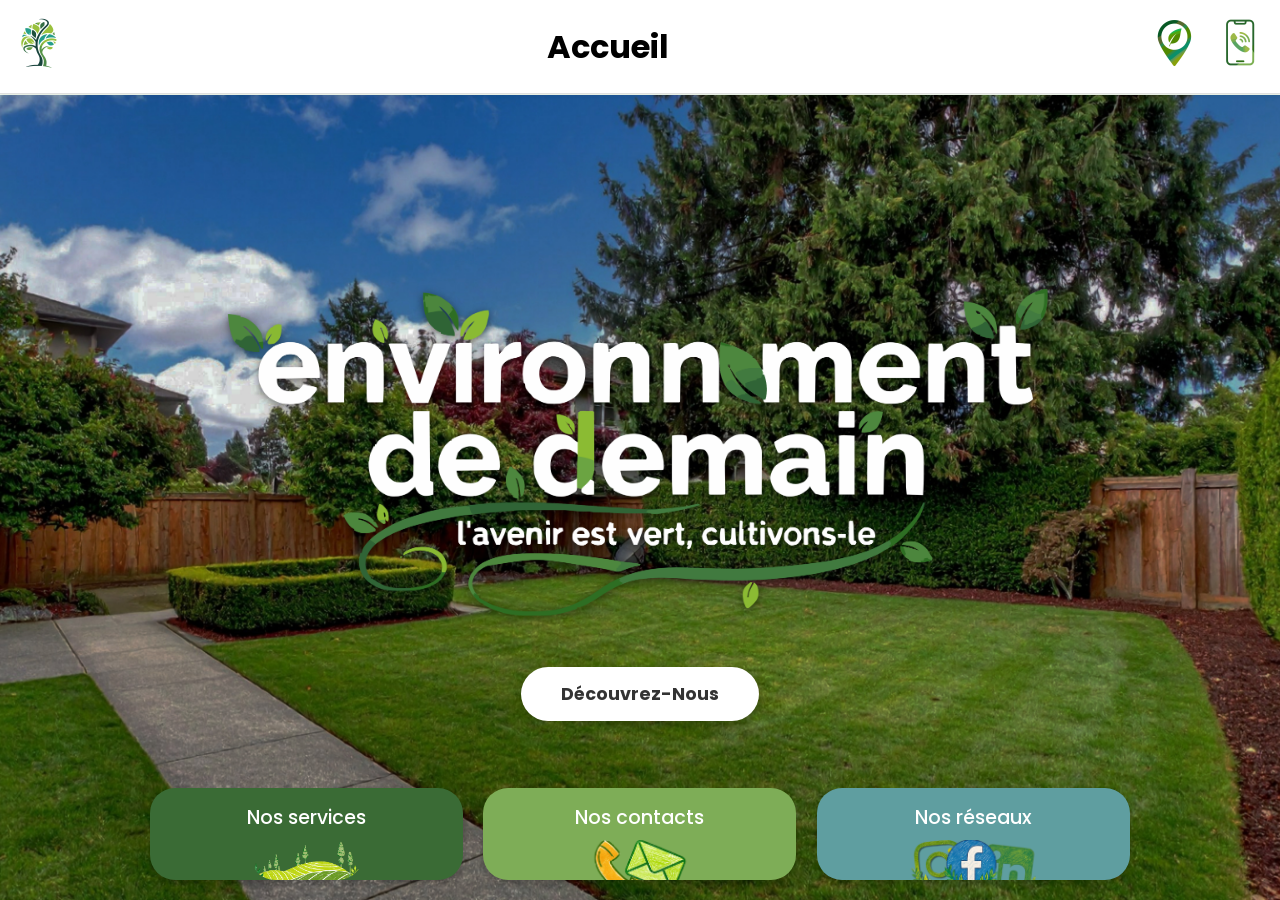
<file: index.html>
<!DOCTYPE html>
<html lang="fr">
<head>
    <meta charset="UTF-8">
    <meta name="viewport" content="width=device-width, initial-scale=1.0">
    
    <title>Environnement de Demain - Paysagiste par passion en Île-de-France</title>
    <meta name="description" content="Plus qu'un jardin, un espace de vie. Paysagiste en Île-de-France, nous concevons des aménagements extérieurs durables, esthétiques et respectueux de la biodiversité.">
    
    <link rel="preconnect" href="https://fonts.googleapis.com">
    <link rel="preconnect" href="https://fonts.gstatic.com" crossorigin>
    <link rel="dns-prefetch" href="https://fonts.googleapis.com">
    <link rel="stylesheet" href="index.css">
    <link href="https://fonts.googleapis.com/css2?family=Poppins:wght@500;700;800&display=swap" rel="stylesheet">
</head>
<body>

    <header>
        <div class="header-content">
            <div class="logo-icon">
                <img src="LogoPrincipal.png" alt="Logo" class="icon-img" loading="lazy">
            </div>
            <span style="font-size: 2em; font-weight: bold;">Accueil</span>
            <div class="header-icons">
                <a href="contact.html"><img src="Logolocalisation.png" alt="Localisation" class="icon-img" loading="lazy"></a>
                <a href="tel:+33787142862"><img src="logotelcontact.png" alt="Téléphone" class="icon-img" loading="lazy"></a>
            </div>
        </div>
    </header>

    <main class="hero-section">
        <div class="hero-content">
            <img src="Logotexte.png" alt="Logo Environnement de demain" class="hero-logo" loading="eager">
            <a href="about.html" class="cta-button">Découvrez-Nous</a>
        </div>
    </main>

<footer>
    <div class="footer-nav">
        <a href="services.html" class="nav-button btn-services">
            <span>Nos services</span>
            <img src="logoservice.png" alt="Icône Services" loading="lazy">
        </a>
        
        <a href="contact.html" class="nav-button btn-contacts">
            <span>Nos contacts</span>
            <img src="Logocontact.png" alt="Icône Contacts" loading="lazy">
        </a>
        
        <a href="networks.html" class="nav-button btn-reseaux">
            <span>Nos réseaux</span>
            <img src="Logoréseaux.png" alt="Icône Réseaux" loading="lazy">
        </a>
    </div>
</footer>

</body>
</html>
</file>
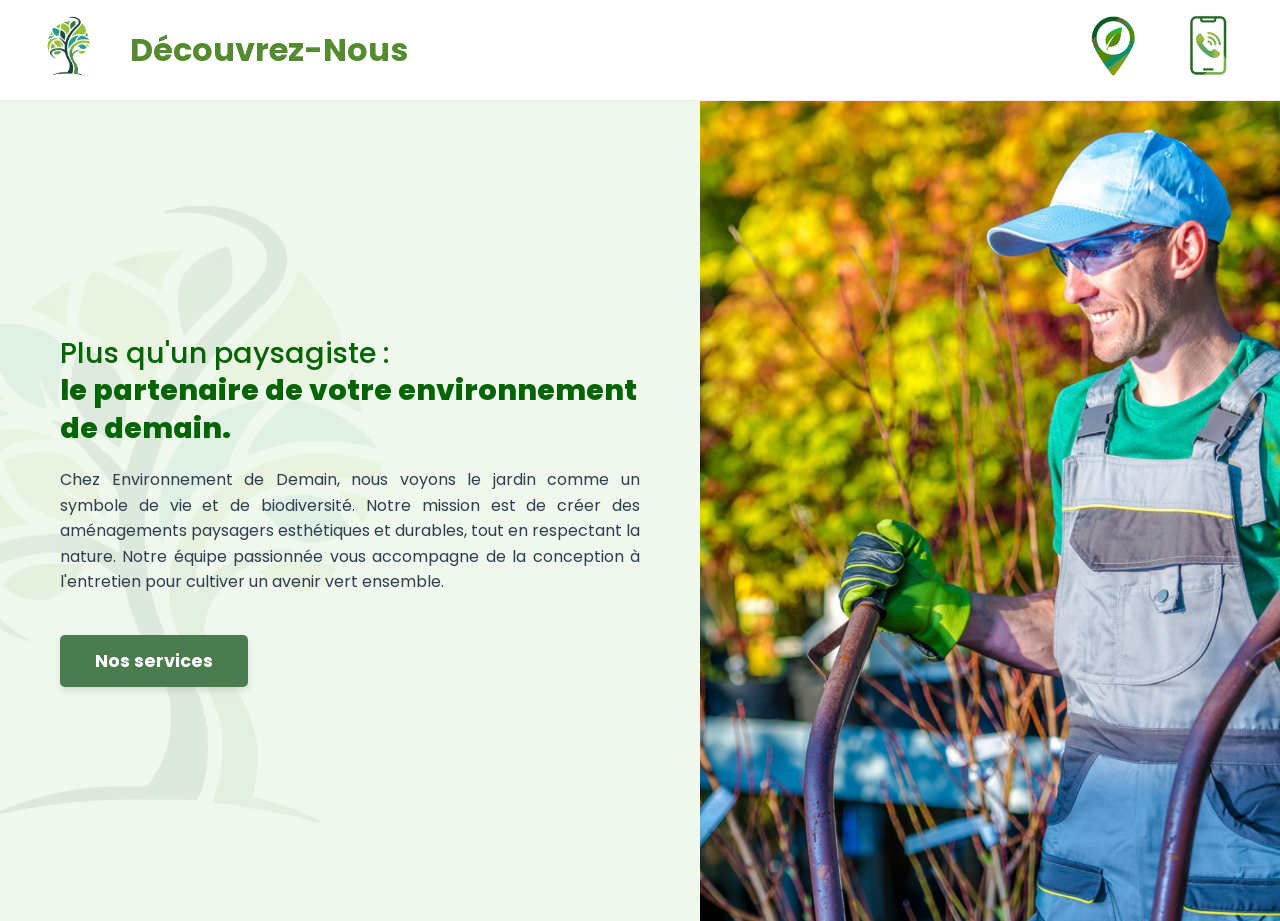
<file: about.html>
<!DOCTYPE html>
<html lang="fr">
<head>
    <meta charset="UTF-8">
    <meta name="viewport" content="width=device-width, initial-scale=1.0">
    <title>Environnement de Demain - Découvrez-Nous</title>
    <link rel="preconnect" href="https://fonts.googleapis.com">
    <link rel="preconnect" href="https://fonts.gstatic.com" crossorigin>
    <link rel="stylesheet" href="about.css">
    <link href="https://fonts.googleapis.com/css2?family=Poppins:wght@400;500;700;800&display=swap" rel="stylesheet">
</head>
<body>

    <header class="main-header">
        <div class="header-container">
            <div class="logo-box">
                <a href="index.html">
                    <img src="LogoPrincipal.png" alt="Logo Environnement de Demain" class="header-logo" loading="eager">
                </a>
            </div>
            
            <h1 class="page-title">Découvrez-Nous</h1>
            
            <a href="contact.html"><img src="Logolocalisation.png" alt="Localisation" class="icon-btn" loading="lazy"></a>
            <a href="tel:+33787142862"><img src="logotelcontact.png" alt="Téléphone" class="icon-btn" loading="lazy"></a>
        </div>
    </header>

    <main class="split-section">
        
        <div class="text-column watermark-container">
            <div class="content-wrapper">
                <h2>Plus qu'un paysagiste : <br>
                <span class="highlight">le partenaire de votre environnement de demain.</span></h2>
                
                <p>
                    Chez Environnement de Demain, nous voyons le jardin comme un symbole de vie et de biodiversité. Notre mission est de créer des aménagements paysagers esthétiques et durables, tout en respectant la nature. Notre équipe passionnée vous accompagne de la conception à l'entretien pour cultiver un avenir vert ensemble.
                </p>

                <a href="services.html" class="btn-primary">Nos services</a>
            </div>
        </div>

        <div class="image-column">
            <img src="ImagePierre.jpg" alt="Paysagiste au travail" loading="lazy">
        </div>

    </main>

</body>
</html>
</file>
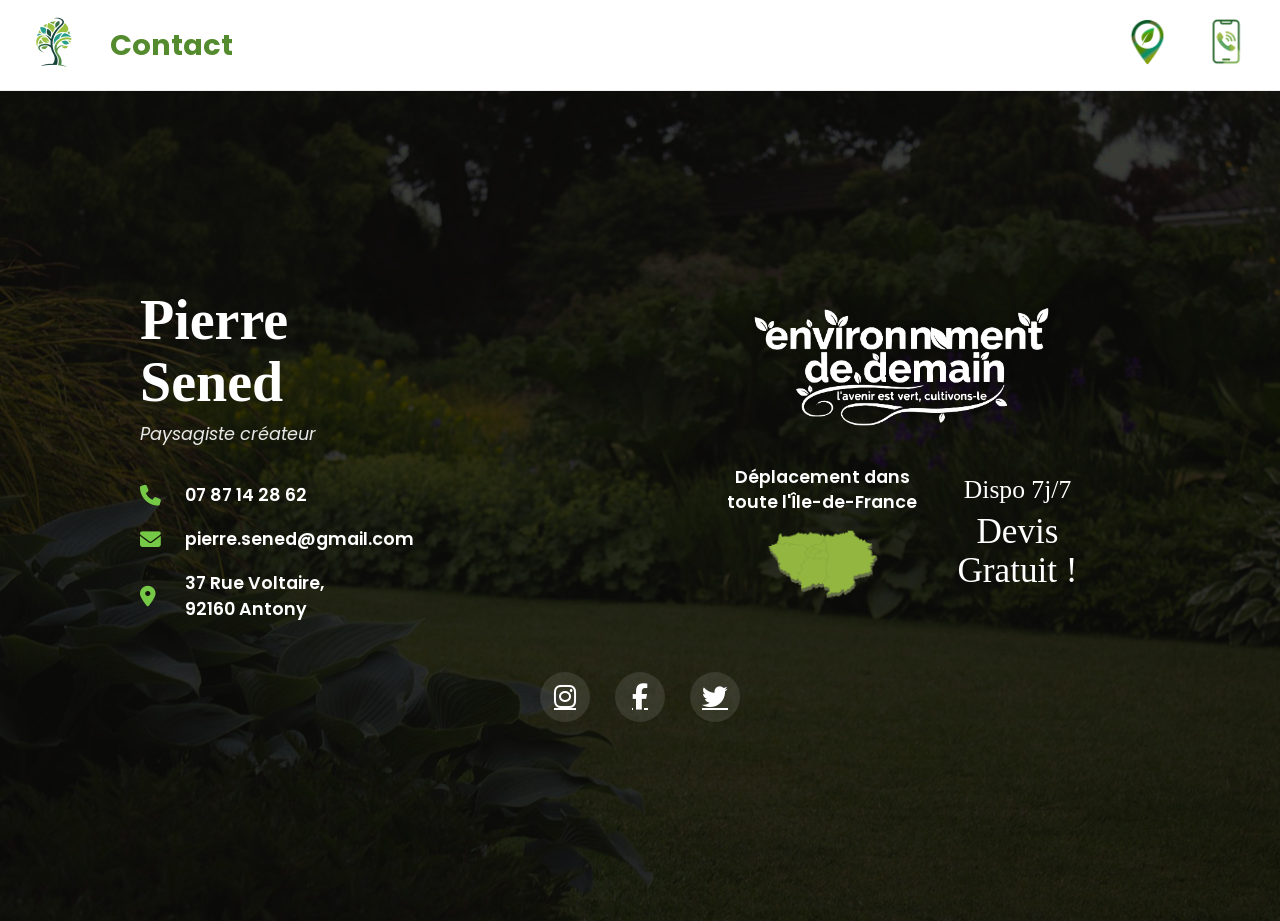
<file: contact.html>
<!DOCTYPE html>
<html lang="fr">
<head>
    <meta charset="UTF-8">
    <meta name="viewport" content="width=device-width, initial-scale=1.0">
    <title>Environnement de Demain - Contact</title>
    <link rel="preconnect" href="https://fonts.googleapis.com">
    <link rel="preconnect" href="https://fonts.gstatic.com" crossorigin>
    <link rel="preconnect" href="https://cdnjs.cloudflare.com">
    <link rel="stylesheet" href="contact.css">
    <link rel="stylesheet" href="https://cdnjs.cloudflare.com/ajax/libs/font-awesome/6.4.0/css/all.min.css">
    <link href="https://fonts.googleapis.com/css2?family=Poppins:wght@400;600;700&family=Chewy&display=swap" rel="stylesheet">
</head>
<body>

    <header class="header-contact">
        <div class="header-content">
            <div class="logo-box">
                <a href="index.html" aria-label="Retour à l'accueil">
                    <img src="LogoPrincipal.png" alt="Logo" class="img-logo" loading="eager">
                </a>
            </div>

            <h1 class="main-title">Contact</h1>

            <a href="#" aria-label="Localisation"><img src="Logolocalisation.png" alt="Localisation" class="icon-top" loading="lazy"></a>
            <a href="tel:+33787142862" aria-label="Téléphone"><img src="logotelcontact.png" alt="Téléphone" class="icon-top" loading="lazy"></a>
        </div>
    </header>

    <main class="contact-hero">
        
        <div class="dark-overlay"></div>

        <div class="contact-container">
            
            <!-- Desktop version -->
            <div class="contact-info-left desktop-only">
                <h2 class="handwritten-name">Pierre <br> Sened</h2>
                <p class="job-title">Paysagiste créateur</p>

                <div class="info-list">
                    <div class="info-item">
                        <i class="fa-solid fa-phone icon-green"></i>
                        <span>07 87 14 28 62</span>
                    </div>
                    <div class="info-item">
                        <i class="fa-solid fa-envelope icon-green"></i>
                        <span>pierre.sened@gmail.com</span>
                    </div>
                    <div class="info-item">
                        <i class="fa-solid fa-location-dot icon-green"></i>
                        <span>37 Rue Voltaire,<br>92160 Antony</span>
                    </div>
                </div>
            </div>

            <!-- Mobile version - Tableau de contact -->
            <div class="contact-table mobile-only">
                <div class="table-header">
                    <h2 class="handwritten-name">Pierre Sened</h2>
                    <p class="job-title">Paysagiste créateur</p>
                </div>
                
                <div class="table-body">
                    <a href="tel:+33787142862" class="table-row">
                        <div class="row-icon">
                            <i class="fa-solid fa-phone"></i>
                        </div>
                        <div class="row-content">
                            <span class="row-label">Téléphone</span>
                            <span class="row-value">07 87 14 28 62</span>
                        </div>
                        <div class="row-arrow">
                            <i class="fa-solid fa-chevron-right"></i>
                        </div>
                    </a>
                    
                    <a href="mailto:pierre.sened@gmail.com" class="table-row">
                        <div class="row-icon">
                            <i class="fa-solid fa-envelope"></i>
                        </div>
                        <div class="row-content">
                            <span class="row-label">Email</span>
                            <span class="row-value">pierre.sened@gmail.com</span>
                        </div>
                        <div class="row-arrow">
                            <i class="fa-solid fa-chevron-right"></i>
                        </div>
                    </a>
                    
                    <div class="table-row no-link">
                        <div class="row-icon">
                            <i class="fa-solid fa-location-dot"></i>
                        </div>
                        <div class="row-content">
                            <span class="row-label">Adresse</span>
                            <span class="row-value">37 Rue Voltaire, 92160 Antony</span>
                        </div>
                    </div>
                </div>
                
                <div class="table-footer">
                    <div class="promo-badge">
                        <i class="fa-solid fa-calendar-check"></i>
                        <span>Dispo 7j/7</span>
                    </div>
                    <div class="promo-badge highlight">
                        <i class="fa-solid fa-gift"></i>
                        <span>Devis Gratuit</span>
                    </div>
                </div>
            </div>

            <div class="contact-branding-right">
                
                <div class="brand-logo-large">
                    <img src="Logotexte.png" alt="Environnement de Demain" class="logo-white-filter">
                </div>
                
                <div class="details-grid">
                    <div class="map-area">
                        <p>Déplacement dans <br>toute l'Île-de-France</p>
                        <img src="Iledefrancelogo.png" alt="Carte Ile de France" class="idf-map">
                    </div>
                    
                    <div class="promo-area desktop-only">
                        <p class="handwritten-promo">Dispo 7j/7</p>
                        <p class="handwritten-promo big">Devis <br> Gratuit !</p>
                    </div>
                </div>
            </div>

        </div>

        <div class="social-footer">
            <a href="#" aria-label="Instagram"><i class="fa-brands fa-instagram"></i></a>
            <a href="#" aria-label="Facebook"><i class="fa-brands fa-facebook-f"></i></a>
            <a href="#" aria-label="Twitter"><i class="fa-brands fa-twitter"></i></a>
        </div>

    </main>

</body>
</html>
</file>
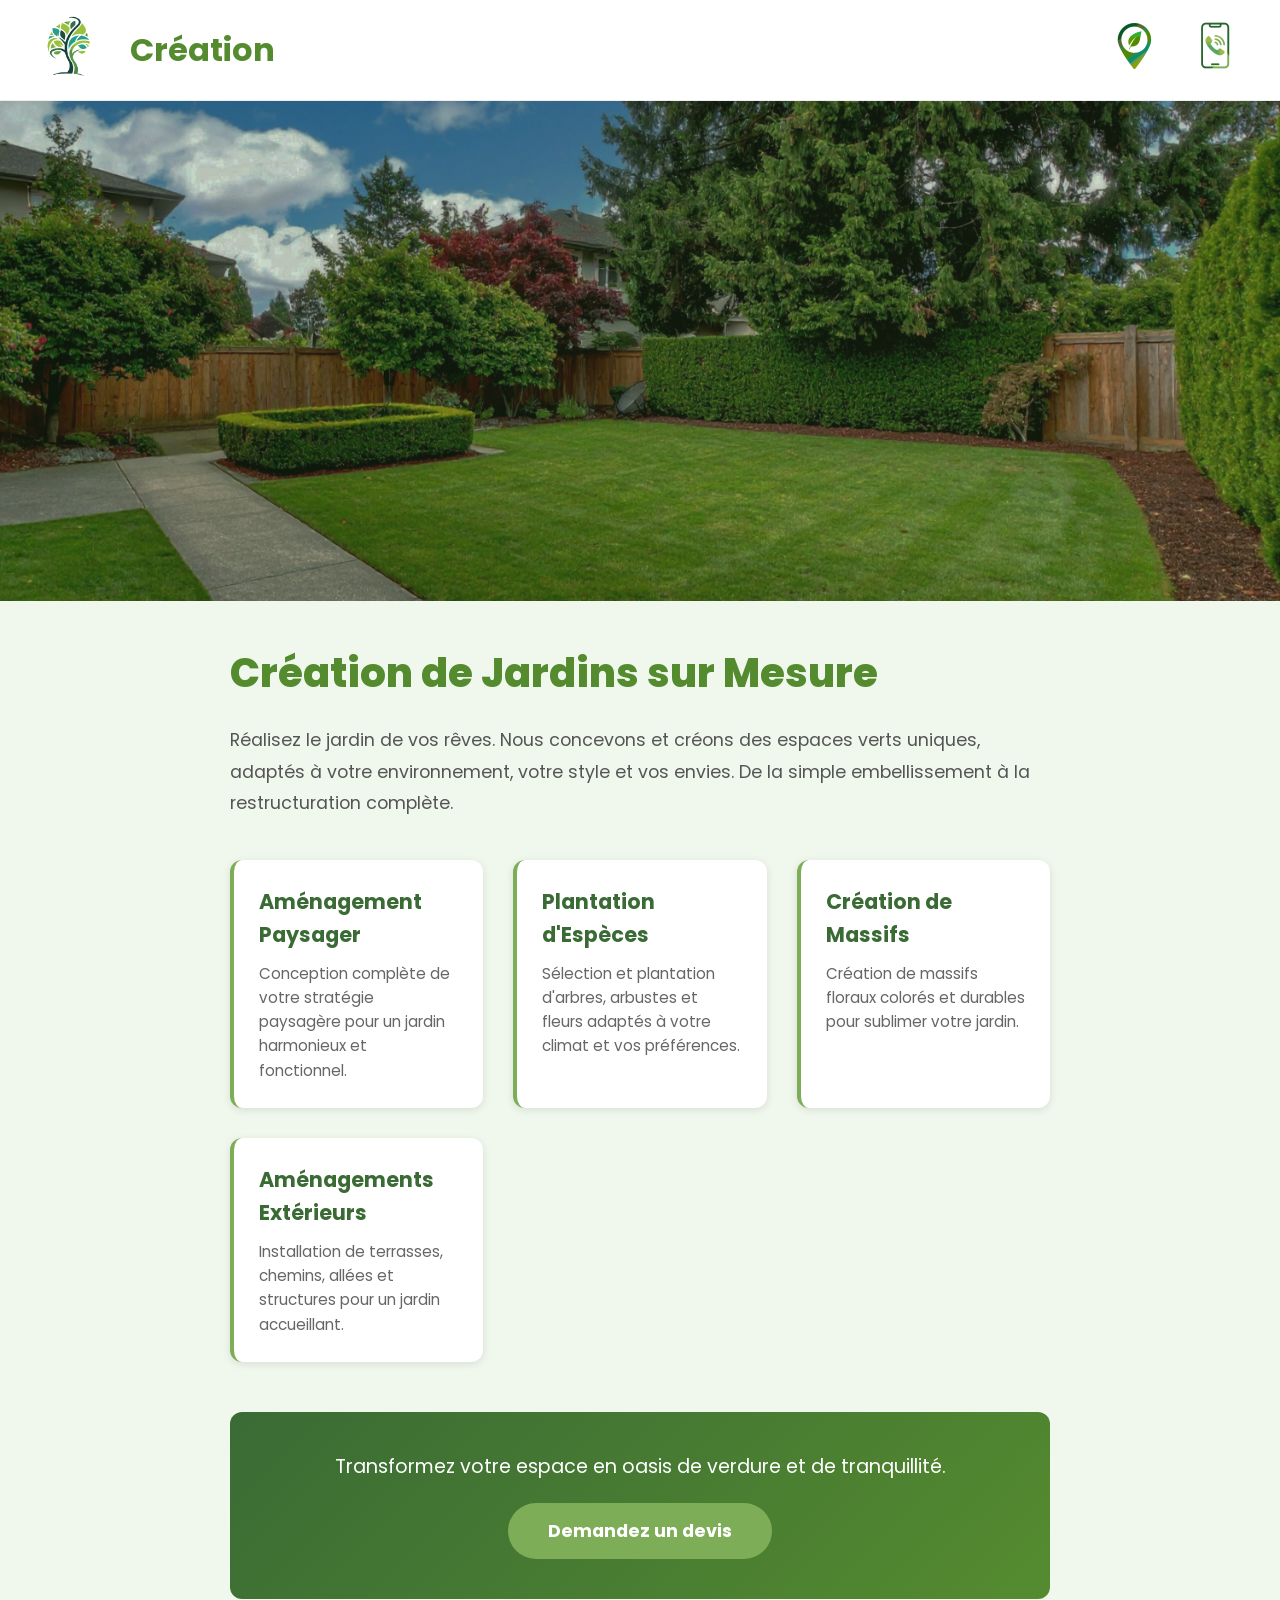
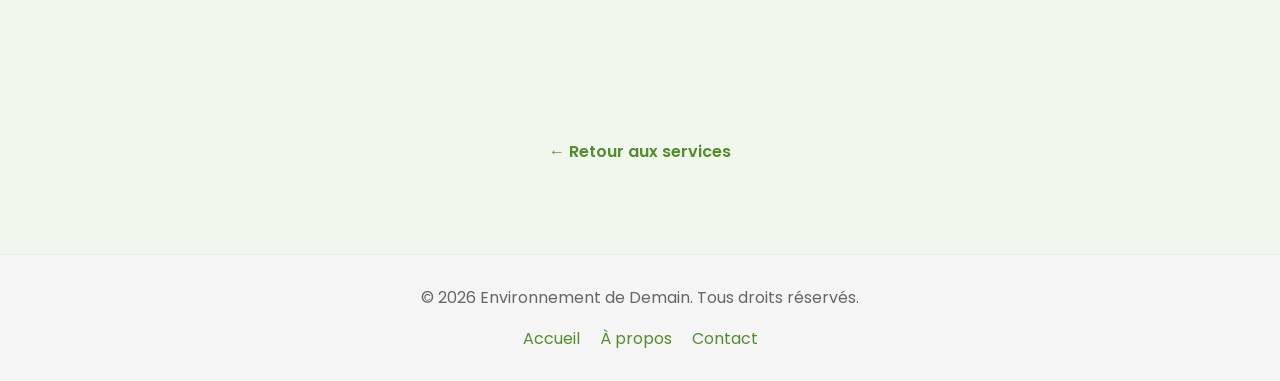
<file: creation.html>
<!DOCTYPE html>
<html lang="fr">
<head>
    <meta charset="UTF-8">
    <meta name="viewport" content="width=device-width, initial-scale=1.0">
    <title>Environnement de Demain - Service de Création</title>
    <link rel="preconnect" href="https://fonts.googleapis.com">
    <link rel="preconnect" href="https://fonts.gstatic.com" crossorigin>
    <link rel="stylesheet" href="creation.css">
    <link href="https://fonts.googleapis.com/css2?family=Poppins:wght@400;500;700;800&display=swap" rel="stylesheet">
</head>
<body>

    <header class="header-service">
        <div class="header-container">
            <div class="logo-box">
                <a href="index.html">
                    <img src="LogoPrincipal.png" alt="Logo Environnement de Demain" class="header-logo" loading="eager">
                </a>
            </div>
            
            <h1 class="page-title">Création</h1>
            
            <a href="contact.html"><img src="Logolocalisation.png" alt="Localisation" class="icon-btn" loading="lazy"></a>
            <a href="tel:+33787142862"><img src="logotelcontact.png" alt="Téléphone" class="icon-btn" loading="lazy"></a>
        </div>
    </header>

    <main class="service-main">
        
        <section class="service-hero">
            <img src="Imagejardin.jpg" alt="Service de Création" class="service-image" loading="lazy">
            <div class="image-overlay"></div>
        </section>

        <section class="service-content">
            <div class="content-wrapper">
                <h2>Création de Jardins sur Mesure</h2>
                
                <p>Réalisez le jardin de vos rêves. Nous concevons et créons des espaces verts uniques, adaptés à votre environnement, votre style et vos envies. De la simple embellissement à la restructuration complète.</p>

                <div class="services-list">
                    <div class="service-item">
                        <h3>Aménagement Paysager</h3>
                        <p>Conception complète de votre stratégie paysagère pour un jardin harmonieux et fonctionnel.</p>
                    </div>
                    <div class="service-item">
                        <h3>Plantation d'Espèces</h3>
                        <p>Sélection et plantation d'arbres, arbustes et fleurs adaptés à votre climat et vos préférences.</p>
                    </div>
                    <div class="service-item">
                        <h3>Création de Massifs</h3>
                        <p>Création de massifs floraux colorés et durables pour sublimer votre jardin.</p>
                    </div>
                    <div class="service-item">
                        <h3>Aménagements Extérieurs</h3>
                        <p>Installation de terrasses, chemins, allées et structures pour un jardin accueillant.</p>
                    </div>
                </div>

                <div class="cta-section">
                    <p>Transformez votre espace en oasis de verdure et de tranquillité.</p>
                    <a href="contact.html" class="btn-contact">Demandez un devis</a>
                </div>
            </div>
        </section>

        <section class="back-to-services">
            <a href="services.html" class="back-link">← Retour aux services</a>
        </section>

    </main>

    <footer class="footer-service">
        <div class="footer-content">
            <p>&copy; 2026 Environnement de Demain. Tous droits réservés.</p>
            <div class="footer-links">
                <a href="index.html">Accueil</a>
                <a href="about.html">À propos</a>
                <a href="contact.html">Contact</a>
            </div>
        </div>
    </footer>

</body>
</html>
</file>
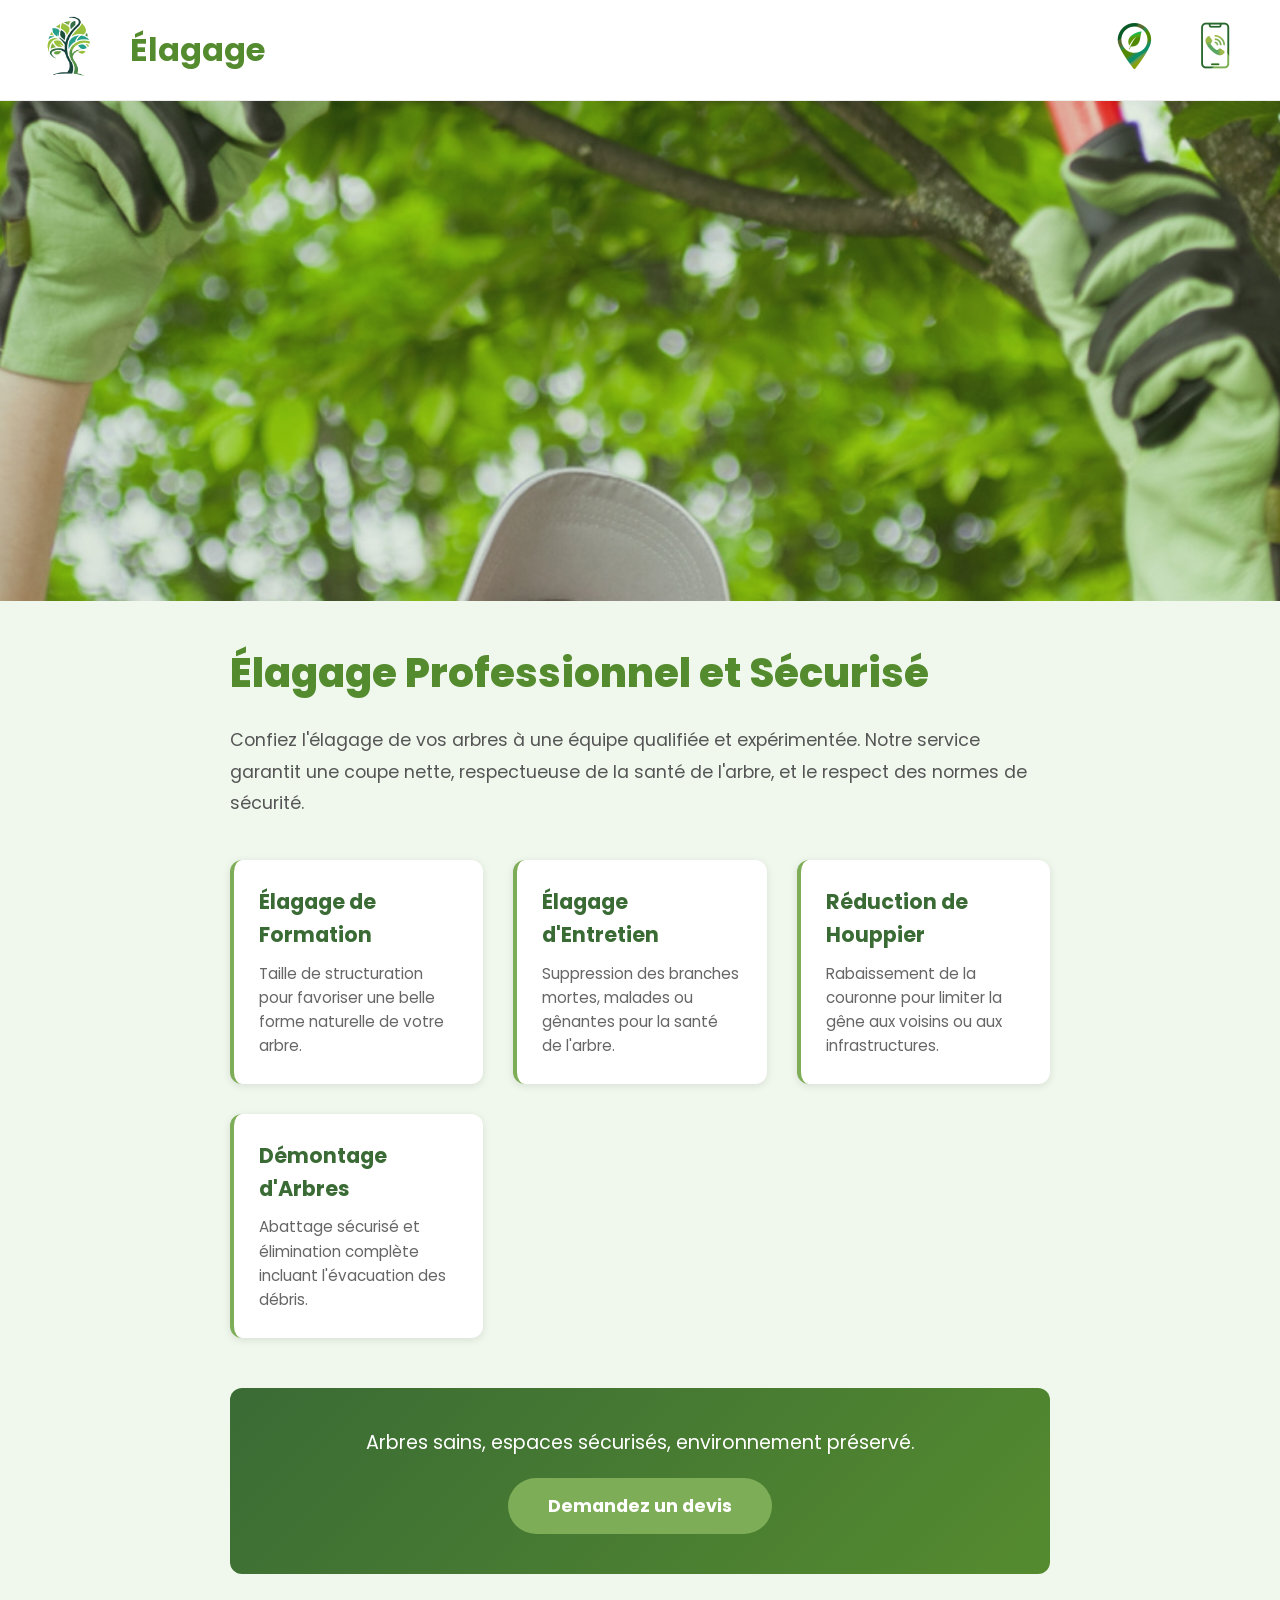
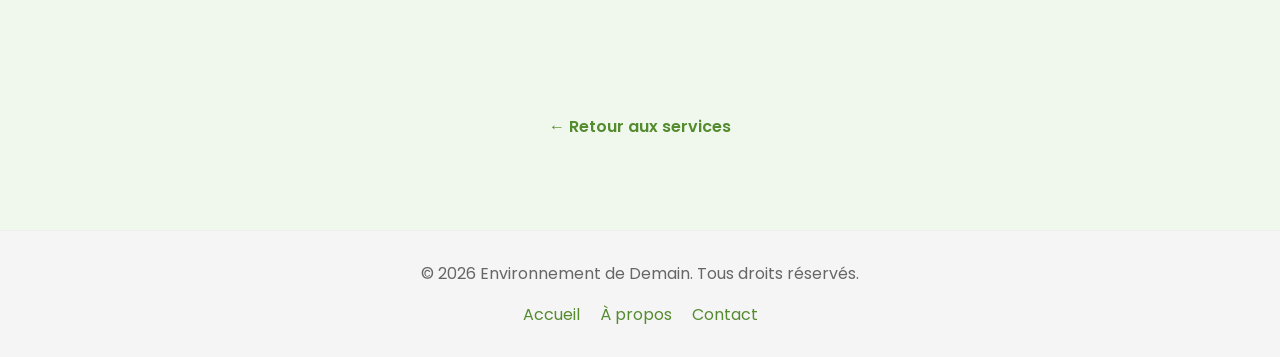
<file: elagage.html>
<!DOCTYPE html>
<html lang="fr">
<head>
    <meta charset="UTF-8">
    <meta name="viewport" content="width=device-width, initial-scale=1.0">
    <title>Environnement de Demain - Service d'Élagage</title>
    <link rel="preconnect" href="https://fonts.googleapis.com">
    <link rel="preconnect" href="https://fonts.gstatic.com" crossorigin>
    <link rel="stylesheet" href="elagage.css">
    <link href="https://fonts.googleapis.com/css2?family=Poppins:wght@400;500;700;800&display=swap" rel="stylesheet">
</head>
<body>

    <header class="header-service">
        <div class="header-container">
            <div class="logo-box">
                <a href="index.html">
                    <img src="LogoPrincipal.png" alt="Logo Environnement de Demain" class="header-logo" loading="eager">
                </a>
            </div>
            
            <h1 class="page-title">Élagage</h1>
            
            <a href="contact.html"><img src="Logolocalisation.png" alt="Localisation" class="icon-btn" loading="lazy"></a>
            <a href="tel:+33787142862"><img src="logotelcontact.png" alt="Téléphone" class="icon-btn" loading="lazy"></a>
        </div>
    </header>

    <main class="service-main">
        
        <section class="service-hero">
            <img src="ImageElagage.jpg" alt="Service d'Élagage" class="service-image" loading="lazy">
            <div class="image-overlay"></div>
        </section>

        <section class="service-content">
            <div class="content-wrapper">
                <h2>Élagage Professionnel et Sécurisé</h2>
                
                <p>Confiez l'élagage de vos arbres à une équipe qualifiée et expérimentée. Notre service garantit une coupe nette, respectueuse de la santé de l'arbre, et le respect des normes de sécurité.</p>

                <div class="services-list">
                    <div class="service-item">
                        <h3>Élagage de Formation</h3>
                        <p>Taille de structuration pour favoriser une belle forme naturelle de votre arbre.</p>
                    </div>
                    <div class="service-item">
                        <h3>Élagage d'Entretien</h3>
                        <p>Suppression des branches mortes, malades ou gênantes pour la santé de l'arbre.</p>
                    </div>
                    <div class="service-item">
                        <h3>Réduction de Houppier</h3>
                        <p>Rabaissement de la couronne pour limiter la gêne aux voisins ou aux infrastructures.</p>
                    </div>
                    <div class="service-item">
                        <h3>Démontage d'Arbres</h3>
                        <p>Abattage sécurisé et élimination complète incluant l'évacuation des débris.</p>
                    </div>
                </div>

                <div class="cta-section">
                    <p>Arbres sains, espaces sécurisés, environnement préservé.</p>
                    <a href="contact.html" class="btn-contact">Demandez un devis</a>
                </div>
            </div>
        </section>

        <section class="back-to-services">
            <a href="services.html" class="back-link">← Retour aux services</a>
        </section>

    </main>

    <footer class="footer-service">
        <div class="footer-content">
            <p>&copy; 2026 Environnement de Demain. Tous droits réservés.</p>
            <div class="footer-links">
                <a href="index.html">Accueil</a>
                <a href="about.html">À propos</a>
                <a href="contact.html">Contact</a>
            </div>
        </div>
    </footer>

</body>
</html>
</file>
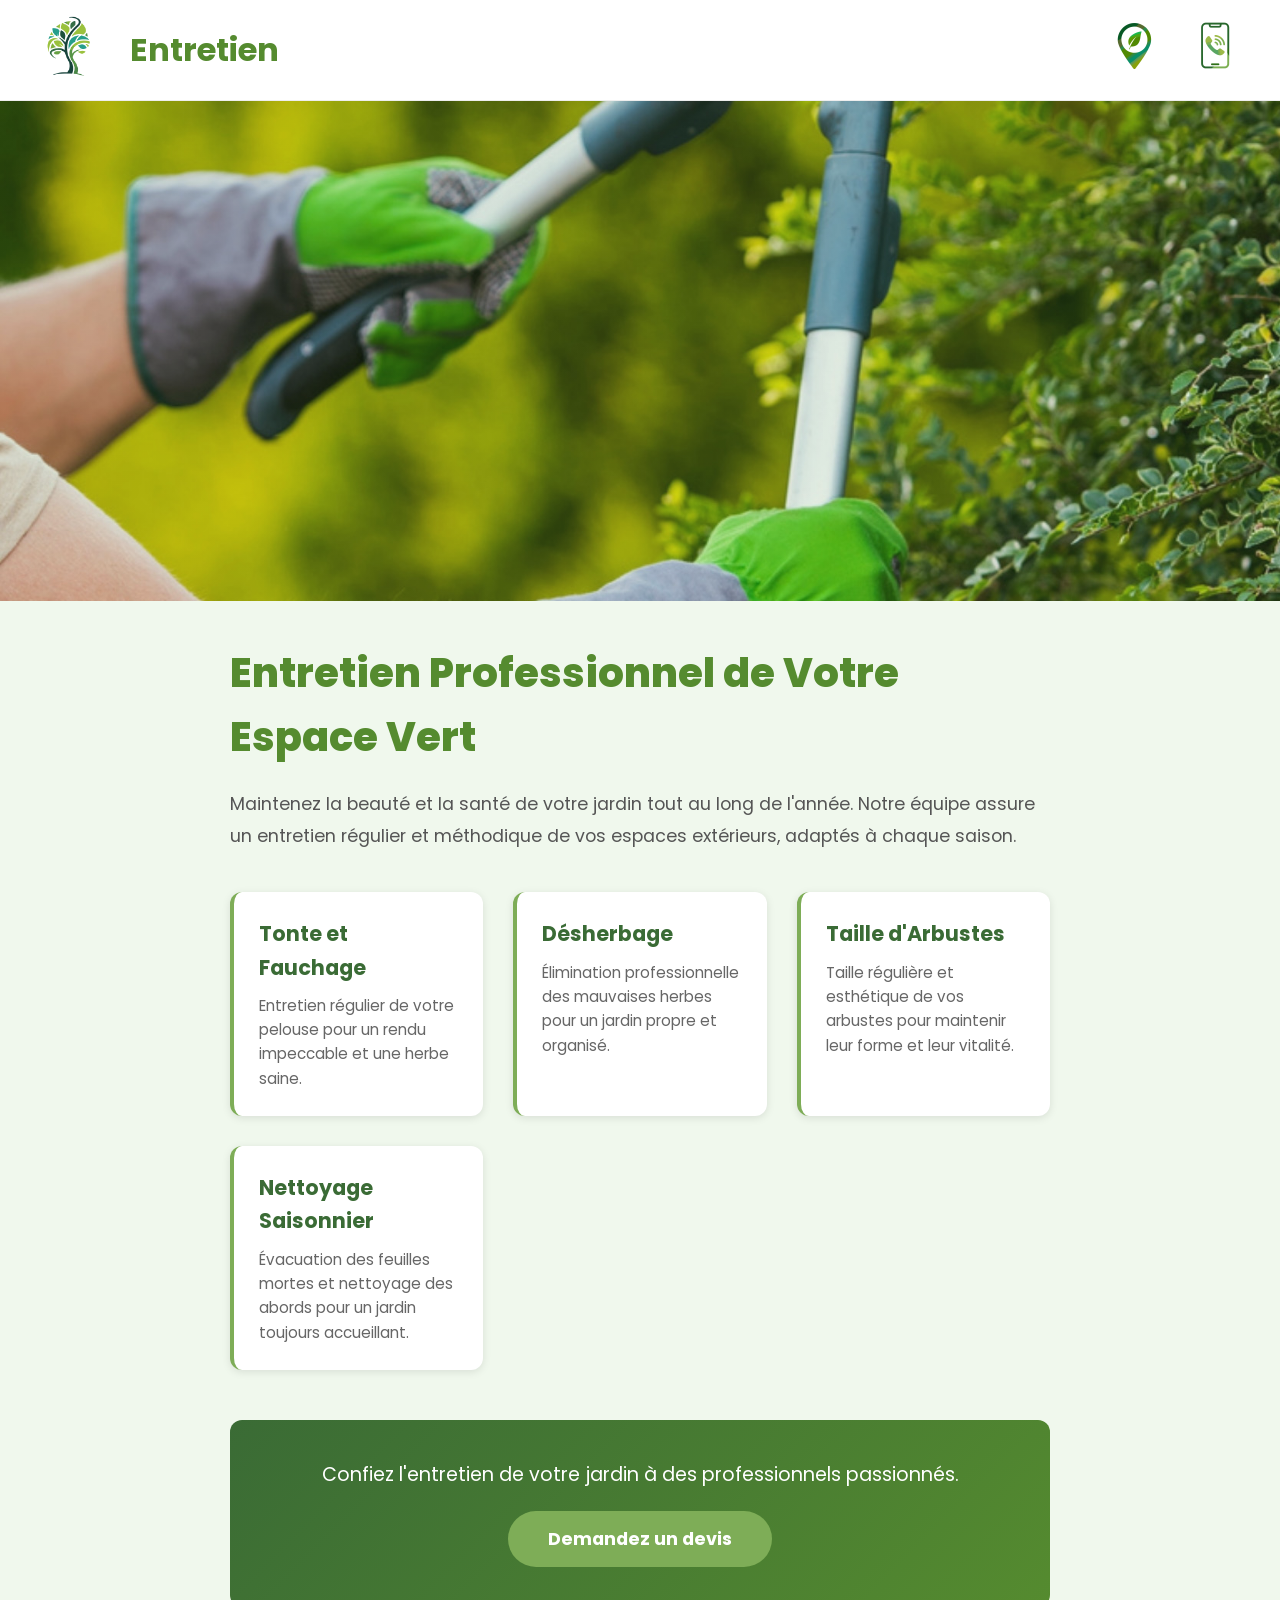
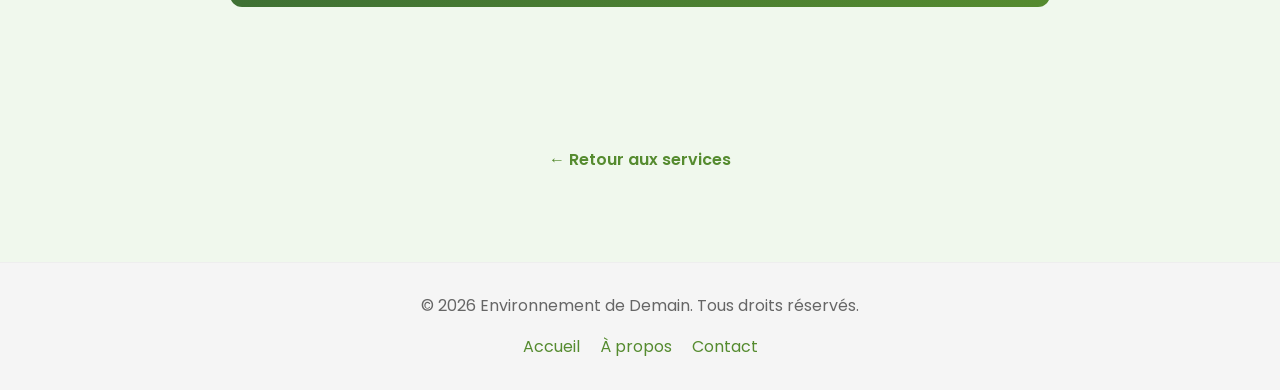
<file: entretien.html>
<!DOCTYPE html>
<html lang="fr">
<head>
    <meta charset="UTF-8">
    <meta name="viewport" content="width=device-width, initial-scale=1.0">
    <title>Environnement de Demain - Service d'Entretien</title>
    <link rel="preconnect" href="https://fonts.googleapis.com">
    <link rel="preconnect" href="https://fonts.gstatic.com" crossorigin>
    <link rel="stylesheet" href="entretien.css">
    <link href="https://fonts.googleapis.com/css2?family=Poppins:wght@400;500;700;800&display=swap" rel="stylesheet">
</head>
<body>

    <header class="header-service">
        <div class="header-container">
            <div class="logo-box">
                <a href="index.html">
                    <img src="LogoPrincipal.png" alt="Logo Environnement de Demain" class="header-logo" loading="eager">
                </a>
            </div>
            
            <h1 class="page-title">Entretien</h1>
            
            <a href="contact.html"><img src="Logolocalisation.png" alt="Localisation" class="icon-btn" loading="lazy"></a>
            <a href="tel:+33787142862"><img src="logotelcontact.png" alt="Téléphone" class="icon-btn" loading="lazy"></a>
        </div>
    </header>

    <main class="service-main">
        
        <section class="service-hero">
            <img src="ImageEntretien.jpg" alt="Service d'Entretien" class="service-image" loading="lazy">
            <div class="image-overlay"></div>
        </section>

        <section class="service-content">
            <div class="content-wrapper">
                <h2>Entretien Professionnel de Votre Espace Vert</h2>
                
                <p>Maintenez la beauté et la santé de votre jardin tout au long de l'année. Notre équipe assure un entretien régulier et méthodique de vos espaces extérieurs, adaptés à chaque saison.</p>

                <div class="services-list">
                    <div class="service-item">
                        <h3>Tonte et Fauchage</h3>
                        <p>Entretien régulier de votre pelouse pour un rendu impeccable et une herbe saine.</p>
                    </div>
                    <div class="service-item">
                        <h3>Désherbage</h3>
                        <p>Élimination professionnelle des mauvaises herbes pour un jardin propre et organisé.</p>
                    </div>
                    <div class="service-item">
                        <h3>Taille d'Arbustes</h3>
                        <p>Taille régulière et esthétique de vos arbustes pour maintenir leur forme et leur vitalité.</p>
                    </div>
                    <div class="service-item">
                        <h3>Nettoyage Saisonnier</h3>
                        <p>Évacuation des feuilles mortes et nettoyage des abords pour un jardin toujours accueillant.</p>
                    </div>
                </div>

                <div class="cta-section">
                    <p>Confiez l'entretien de votre jardin à des professionnels passionnés.</p>
                    <a href="contact.html" class="btn-contact">Demandez un devis</a>
                </div>
            </div>
        </section>

        <section class="back-to-services">
            <a href="services.html" class="back-link">← Retour aux services</a>
        </section>

    </main>

    <footer class="footer-service">
        <div class="footer-content">
            <p>&copy; 2026 Environnement de Demain. Tous droits réservés.</p>
            <div class="footer-links">
                <a href="index.html">Accueil</a>
                <a href="about.html">À propos</a>
                <a href="contact.html">Contact</a>
            </div>
        </div>
    </footer>

</body>
</html>
</file>
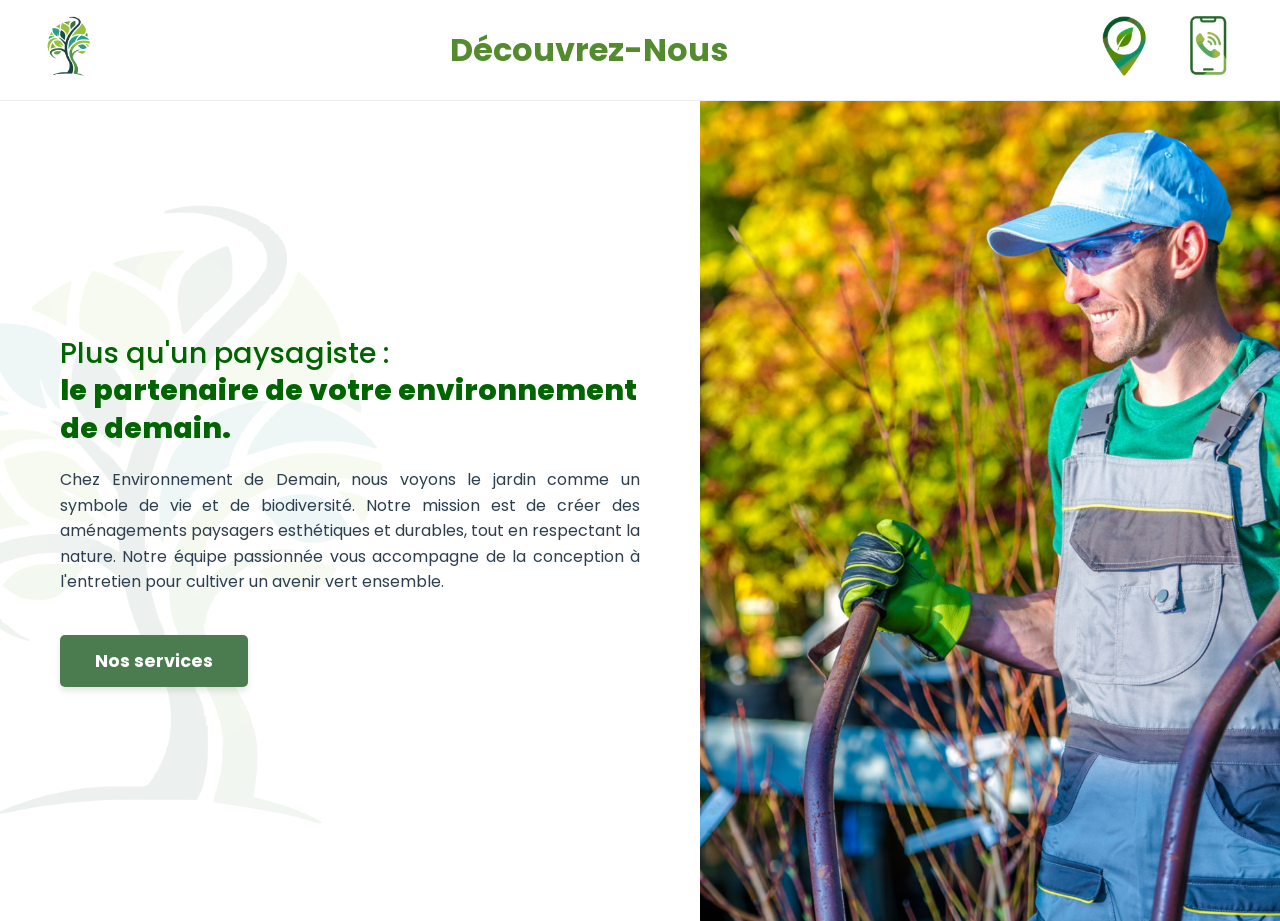
<file: Page2.html>
<!DOCTYPE html>
<html lang="fr">
<head>
    <meta charset="UTF-8">
    <meta name="viewport" content="width=device-width, initial-scale=1.0">
    <title>Environnement de Demain - Découvrez-Nous</title>
    <link rel="preconnect" href="https://fonts.googleapis.com">
    <link rel="preconnect" href="https://fonts.gstatic.com" crossorigin>
    <link rel="stylesheet" href="Page2.css">
    <link href="https://fonts.googleapis.com/css2?family=Poppins:wght@400;500;700;800&display=swap" rel="stylesheet">
</head>
<body>

    <header class="main-header">
        <div class="header-container">
            <div class="logo-box">
                <a href="index.html">
                    <img src="LogoPrincipal.png" alt="Logo Environnement de Demain" class="header-logo" loading="eager">
                </a>
            </div>
            
            <h1 class="page-title">Découvrez-Nous</h1>
            
            <div class="header-icons">
                <a href="Page4.html"><img src="Logolocalisation.png" alt="Localisation" class="icon-btn" loading="lazy"></a>
                <a href="tel:+33787142862"><img src="logotelcontact.png" alt="Téléphone" class="icon-btn" loading="lazy"></a>
            </div>
        </div>
    </header>

    <main class="split-section">
        
        <div class="text-column watermark-container">
            <div class="content-wrapper">
                <h2>Plus qu'un paysagiste : <br>
                <span class="highlight">le partenaire de votre environnement de demain.</span></h2>
                
                <p>
                    Chez Environnement de Demain, nous voyons le jardin comme un symbole de vie et de biodiversité. Notre mission est de créer des aménagements paysagers esthétiques et durables, tout en respectant la nature. Notre équipe passionnée vous accompagne de la conception à l'entretien pour cultiver un avenir vert ensemble.
                </p>

                <a href="Page3.html" class="btn-primary">Nos services</a>
            </div>
        </div>

        <div class="image-column">
            <img src="ImagePierre.jpg" alt="Paysagiste au travail" loading="lazy">
        </div>

    </main>

</body>
</html>
</file>
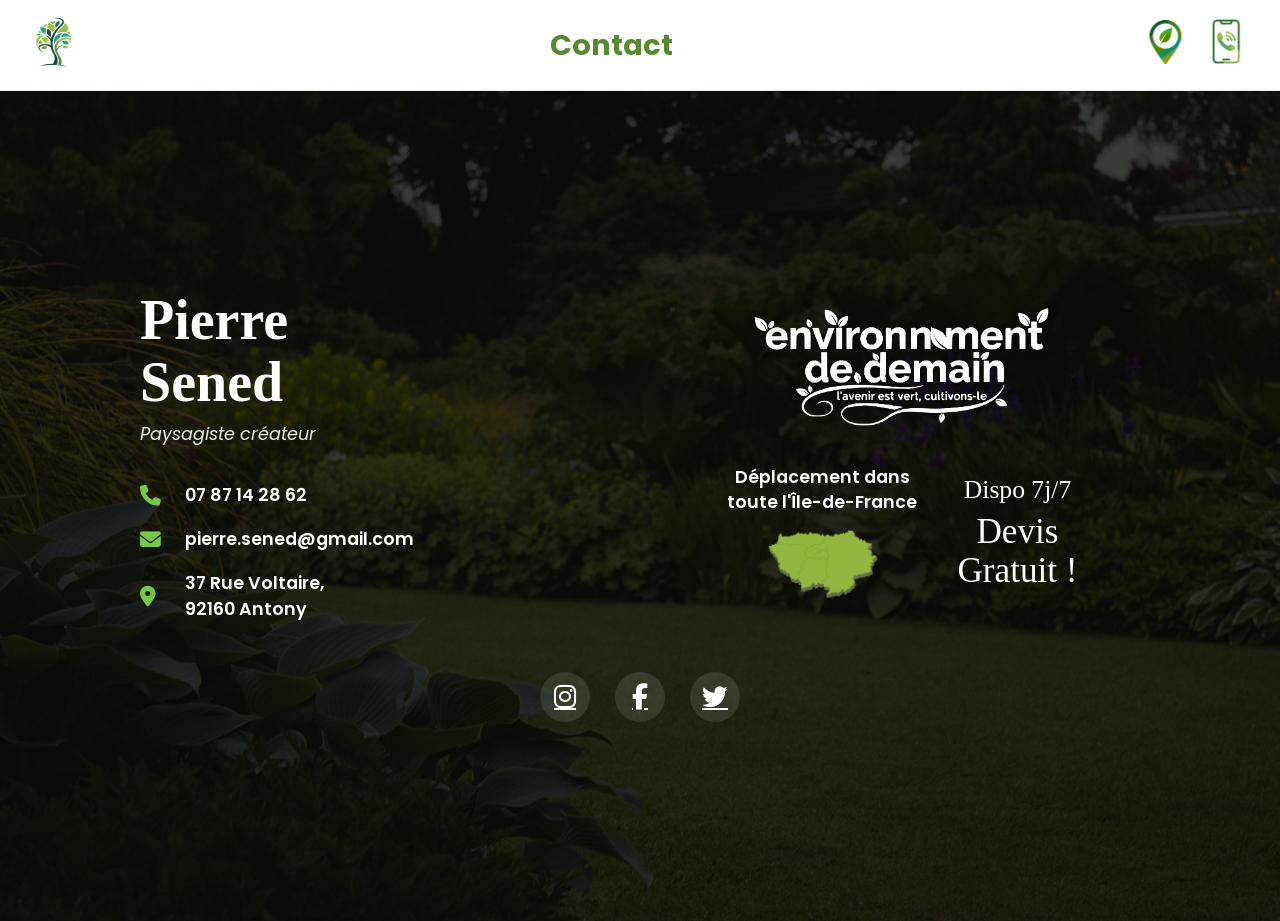
<file: Page4.html>
<!DOCTYPE html>
<html lang="fr">
<head>
    <meta charset="UTF-8">
    <meta name="viewport" content="width=device-width, initial-scale=1.0">
    <title>Environnement de Demain - Contact</title>
    <link rel="preconnect" href="https://fonts.googleapis.com">
    <link rel="preconnect" href="https://fonts.gstatic.com" crossorigin>
    <link rel="preconnect" href="https://cdnjs.cloudflare.com">
    <link rel="stylesheet" href="Page4.css">
    <link rel="stylesheet" href="https://cdnjs.cloudflare.com/ajax/libs/font-awesome/6.4.0/css/all.min.css">
    <link href="https://fonts.googleapis.com/css2?family=Poppins:wght@400;600;700&family=Chewy&display=swap" rel="stylesheet">
</head>
<body>

    <header class="header-contact">
        <div class="header-content">
            <div class="logo-box">
                <a href="index.html" aria-label="Retour à l'accueil">
                    <img src="LogoPrincipal.png" alt="Logo" class="img-logo" loading="eager">
                </a>
            </div>

            <h1 class="main-title">Contact</h1>

            <div class="icons-box">
                <a href="#" aria-label="Localisation"><img src="Logolocalisation.png" alt="Localisation" class="icon-top" loading="lazy"></a>
                <a href="tel:+33787142862" aria-label="Téléphone"><img src="logotelcontact.png" alt="Téléphone" class="icon-top" loading="lazy"></a>
            </div>
        </div>
    </header>

    <main class="contact-hero">
        
        <div class="dark-overlay"></div>

        <div class="contact-container">
            
            <!-- Desktop version -->
            <div class="contact-info-left desktop-only">
                <h2 class="handwritten-name">Pierre <br> Sened</h2>
                <p class="job-title">Paysagiste créateur</p>

                <div class="info-list">
                    <div class="info-item">
                        <i class="fa-solid fa-phone icon-green"></i>
                        <span>07 87 14 28 62</span>
                    </div>
                    <div class="info-item">
                        <i class="fa-solid fa-envelope icon-green"></i>
                        <span>pierre.sened@gmail.com</span>
                    </div>
                    <div class="info-item">
                        <i class="fa-solid fa-location-dot icon-green"></i>
                        <span>37 Rue Voltaire,<br>92160 Antony</span>
                    </div>
                </div>
            </div>

            <!-- Mobile version - Tableau de contact -->
            <div class="contact-table mobile-only">
                <div class="table-header">
                    <h2 class="handwritten-name">Pierre Sened</h2>
                    <p class="job-title">Paysagiste créateur</p>
                </div>
                
                <div class="table-body">
                    <a href="tel:+33787142862" class="table-row">
                        <div class="row-icon">
                            <i class="fa-solid fa-phone"></i>
                        </div>
                        <div class="row-content">
                            <span class="row-label">Téléphone</span>
                            <span class="row-value">07 87 14 28 62</span>
                        </div>
                        <div class="row-arrow">
                            <i class="fa-solid fa-chevron-right"></i>
                        </div>
                    </a>
                    
                    <a href="mailto:pierre.sened@gmail.com" class="table-row">
                        <div class="row-icon">
                            <i class="fa-solid fa-envelope"></i>
                        </div>
                        <div class="row-content">
                            <span class="row-label">Email</span>
                            <span class="row-value">pierre.sened@gmail.com</span>
                        </div>
                        <div class="row-arrow">
                            <i class="fa-solid fa-chevron-right"></i>
                        </div>
                    </a>
                    
                    <div class="table-row no-link">
                        <div class="row-icon">
                            <i class="fa-solid fa-location-dot"></i>
                        </div>
                        <div class="row-content">
                            <span class="row-label">Adresse</span>
                            <span class="row-value">37 Rue Voltaire, 92160 Antony</span>
                        </div>
                    </div>
                </div>
                
                <div class="table-footer">
                    <div class="promo-badge">
                        <i class="fa-solid fa-calendar-check"></i>
                        <span>Dispo 7j/7</span>
                    </div>
                    <div class="promo-badge highlight">
                        <i class="fa-solid fa-gift"></i>
                        <span>Devis Gratuit</span>
                    </div>
                </div>
            </div>

            <div class="contact-branding-right">
                
                <div class="brand-logo-large">
                    <img src="Logotexte.png" alt="Environnement de Demain" class="logo-white-filter">
                </div>
                
                <div class="details-grid">
                    <div class="map-area">
                        <p>Déplacement dans <br>toute l'Île-de-France</p>
                        <img src="Iledefrancelogo.png" alt="Carte Ile de France" class="idf-map">
                    </div>
                    
                    <div class="promo-area desktop-only">
                        <p class="handwritten-promo">Dispo 7j/7</p>
                        <p class="handwritten-promo big">Devis <br> Gratuit !</p>
                    </div>
                </div>
            </div>

        </div>

        <div class="social-footer">
            <a href="#" aria-label="Instagram"><i class="fa-brands fa-instagram"></i></a>
            <a href="#" aria-label="Facebook"><i class="fa-brands fa-facebook-f"></i></a>
            <a href="#" aria-label="Twitter"><i class="fa-brands fa-twitter"></i></a>
        </div>

    </main>

</body>
</html>
</file>
<file: index.css>
:root {
    --main-green: #3a6b35;
    --button-green: #7ead57;
    --white: #ffffff;
    --grey-border: #e0e0e0;
}

* {
    margin: 0;
    padding: 0;
    box-sizing: border-box;
}

html {
    scroll-behavior: smooth;
}

body {
    font-family: 'Poppins', sans-serif; 
    background-color: #f0f8ed;
    padding-top: 95px; 
    padding-bottom: 0;
    -webkit-font-smoothing: antialiased;
    -moz-osx-font-smoothing: grayscale;
}
header {
    background-color: var(--white);
    border-bottom: 1px solid var(--grey-border);
    position: fixed;
    top: 0;
    width: 100%;
    z-index: 1000;
    box-shadow: 0 2px 4px rgba(0,0,0,0.05);
}
.header-content {
    display: flex;
    justify-content: space-between;
    align-items: center;
    height: 93px;
    padding: 0 15px;
}

header h1 {
    color: var(--main-green);
    font-size: 2.5rem; 
    font-weight: 700;
}
@media (max-width: 400px) {
    header h1 {
        font-size: 1.8rem;
    }
}
.icon-img {
    height: 50px; 
    width: auto;
    transition: transform 0.2s cubic-bezier(0.4, 0, 0.2, 1);
}

.icon-img:hover {
    transform: scale(1.05);
}
.header-icons {
    display: flex;
    gap: 15px;
}
.hero-section {
    height: calc(100vh - 95px); 
    min-height: 450px;
    background-image: url('Imagejardin.jpg');
    background-size: cover;
    background-position: center;
    display: flex;
    justify-content: center;
    align-items: center;
    padding: 20px;
}
.hero-content {
    display: flex;
    flex-direction: column;
    align-items: center;
    gap: 30px; 
}
.hero-logo {
    width: 100%;
    max-width: 863px; 
    height: auto;
    filter: drop-shadow(0 2px 4px rgba(0,0,0,0.5));
}
.cta-button {
    background-color: var(--white);
    color: #333;
    padding: 14px 40px;
    border-radius: 50px;
    text-decoration: none;
    font-size: 1.1rem;
    font-weight: 700;
    box-shadow: 0 4px 10px rgba(0,0,0,0.2);
    transition: all 0.3s cubic-bezier(0.4, 0, 0.2, 1);
    will-change: transform, box-shadow;
    display: inline-block;
}
.cta-button:hover {
    transform: translateY(-2px);
    box-shadow: 0 6px 16px rgba(0,0,0,0.3);
}
footer {
    background-color: transparent; 
    border-top: none; 
    position: fixed;
    bottom: 20px; 
    width: 100%; 
    padding: 0px 150px;
    z-index: 1000;
    animation: slideInFromBottom 2.0s ease-out;
}
.footer-nav {
    display: grid;
    grid-template-columns: 1fr 1fr 1fr;
    gap: 20px;
    max-width: 1200px;
    margin: 0 auto;
}
.nav-button {
    color: var(--white);
    text-align: center;
    text-decoration: none;
    font-weight: 500;
    font-size: 1.2rem;
    border-radius: 25px;
    padding: 15px 10px 0 10px;
    display: flex;
    flex-direction: column;
    align-items: center;
    gap: 8px;
    min-height: auto;
    transition: all 0.3s cubic-bezier(0.4, 0, 0.2, 1);
    box-shadow: 0 4px 6px rgba(0,0,0,0.2);
    overflow: hidden;
    will-change: transform, box-shadow, background-color;
}
.btn-services { background-color: var(--main-green, #3a6b35); }
.btn-contacts { background-color: var(--button-green, #7ead57); }
.btn-reseaux { background-color: #5f9ea0; }

.nav-button:hover {
    opacity: 0.95;
    transform: translateY(-4px);
    box-shadow: 0 8px 16px rgba(0,0,0,0.25);
}
.nav-button img {
    height: 40px;
    width: auto;
    margin-top: auto;

    border-bottom-left-radius: 25px;
    border-bottom-right-radius: 25px;
}
@media (max-width: 768px) {

    footer {
        padding: 0 10px; 
        bottom: 10px;
        width: 100%;
    }

    .footer-nav {
        gap: 8px; 
    }

    .nav-button {
        font-size: 0.75rem;
        padding: 10px 5px 0 5px;
        border-radius: 15px;
        gap: 5px;
    }

    .nav-button span {
        white-space: nowrap;
        overflow: hidden;
        text-overflow: ellipsis;
    }

    .nav-button img {
        height: 28px;
        border-bottom-left-radius: 15px;
        border-bottom-right-radius: 15px;
    }
}

@media (max-height: 500px) and (orientation: landscape) {
    
    footer {
        padding: 0 20px;
        bottom: 5px;
    }
    
    /* En mode paysage, ils sont côte à côte, donc l'image ne doit pas être "en bas" */
    .nav-button {
        flex-direction: row;
        padding: 8px 15px; /* On remet du padding normal */
        font-size: 0.85rem;
        align-items: center; /* On recentre verticalement */
    }

    .nav-button img {
        height: 20px;
        margin-top: 0; /* On annule l'effet "pousser en bas" */
        border-radius: 0; /* On annule l'arrondi spécifique */
    }
    
    .footer-nav {
        gap: 15px;
    }
}

/* Animation */
@keyframes slideInFromBottom {
  0% { transform: translateY(100%); opacity: 0; }
  100% { transform: translateY(0); opacity: 1; }
}
</file>
<file: about.css>
/* --- RESET & GLOBAL --- */
* {
    margin: 0;
    padding: 0;
    box-sizing: border-box;
}

body {
    font-family: 'Poppins', sans-serif; /* Utilisation de ta police */
    color: #333;
    background-color: #f0f8ed;
    line-height: 1.6;
}

/* --- HEADER (Adapté de ton modèle) --- */
.main-header {
    background-color: white;
    border-bottom: 1px solid #eee;
    padding: 10px 0;
}

.header-container {
    display: flex;
    justify-content: flex-start;
    align-items: center;
    padding: 0 40px;
    height: 80px;
    gap: 30px;
}

.header-logo {
    height: 60px;
    width: auto;
    flex-shrink: 0;
}

.page-title {
    font-size: 2rem;
    font-weight: 700;
    color: #558B2F;
    text-transform: capitalize;
    margin: 0;
    flex: 1;
}

.icon-btn {
    height: 64px;
    width: auto;
    transition: transform 0.2s;
    cursor: pointer;
    flex-shrink: 0;
}

.icon-btn:hover {
    transform: scale(1.1);
}

/* --- SECTION PRINCIPALE (Split Screen) --- */
.split-section {
    display: flex;
    min-height: calc(100vh - 80px); /* 100% de l'écran moins la hauteur du header */
}

/* COLONNE GAUCHE (Texte) */
.text-column {
    flex: 1; /* 50% de largeur */
    padding: 60px;
    display: flex;
    align-items: center; /* Centre le texte verticalement */
    position: relative; /* Pour le filigrane */
    overflow: hidden; /* Coupe le filigrane qui dépasse */
}

/* LE FILIGRANE (L'image transparente derrière) */
.watermark-container::before {
    content: '';
    position: absolute;
    z-index: -1; /* Derrière le texte */
    
    /* ICI : On utilise ton image de logo principale pour le fond */
    background-image: url('LogoPrincipal.png'); 
    
    background-repeat: no-repeat;
    background-position: left center;
    background-size: contain;
    
    /* Position et taille du filigrane */
    width: 90%; 
    height: 90%;
    left: -20%; /* Décalé vers la gauche comme sur la maquette */
    top: 5%;
    
    opacity: 0.08; /* Très transparent */
}

.content-wrapper {
    position: relative;
    z-index: 2; /* Devant le filigrane */
    max-width: 600px;
}

.text-column h2 {
    font-size: 1.8rem;
    color: #006400; /* Vert foncé */
    margin-bottom: 20px;
    line-height: 1.3;
    font-weight: 500;
}

.text-column h2 .highlight {
    font-weight: 800; /* Partie grasse */
    display: block; /* Force le retour à la ligne si besoin */
}

.text-column p {
    font-size: 1rem;
    color: #2c3e50;
    margin-bottom: 40px;
    text-align: justify;
}

/* LE BOUTON */
.btn-primary {
    display: inline-block;
    background-color: #4a7c4f; /* Vert bouton */
    color: white;
    text-decoration: none;
    padding: 12px 35px;
    font-size: 1.1rem;
    font-weight: 700;
    border-radius: 5px;
    transition: all 0.3s cubic-bezier(0.4, 0, 0.2, 1);
    will-change: background-color, transform;
    box-shadow: 0 4px 6px rgba(0,0,0,0.1);
}

.btn-primary:hover {
    background-color: #365e3b;
    transform: translateY(-2px);
    box-shadow: 0 6px 12px rgba(0,0,0,0.15);
}

/* COLONNE DROITE (Image Jardinier) */
.image-column {
    flex: 1; /* 50% de largeur */
    position: relative;
}

.image-column img {
    width: 100%;
    height: 100%;
    object-fit: cover; /* Remplit tout l'espace sans déformation */
    display: block;
}

/* --- RESPONSIVE (Mobile & Tablette) --- */
@media (max-width: 900px) {
    
    /* Header Mobile */
    .header-container {
        padding: 0 20px;
    }
    
    .page-title {
        font-size: 1.4rem; /* Titre plus petit */
    }

    .header-logo {
        height: 45px;
    }

    .icon-btn {
        height: 28px;
        margin-left: 10px;
    }

    /* Section Mobile */
    .split-section {
        flex-direction: column; /* Empile le texte et l'image */
        height: auto; /* Hauteur automatique */
    }

    .text-column {
        padding: 40px 25px;
        order: 1; /* Le texte en premier (ou 2 si tu veux l'image avant) */
    }

    .image-column {
        height: 300px; /* Hauteur fixe pour l'image sur mobile */
        order: 2;
    }
    
    /* Ajustement filigrane mobile */
    .watermark-container::before {
        left: -10%;
        width: 80%;
        opacity: 0.05;
    }
}
</file>
<file: contact.css>
/* RESET */
* {
    margin: 0;
    padding: 0;
    box-sizing: border-box;
}

html {
    font-size: 16px;
}

body {
    font-family: 'Poppins', sans-serif;
    background-color: #f0f8ed;
    color: #333;
    overflow-x: hidden;
    min-height: 100vh;
}

/* --- HEADER --- */
.header-contact {
    background-color: white;
    padding: 10px 0;
    border-bottom: 1px solid #eee;
    position: relative;
    z-index: 10;
    position: sticky;
    top: 0;
}

.header-content {
    display: flex;
    justify-content: flex-start;
    align-items: center;
    padding: 0 30px;
    height: 70px;
    gap: 30px;
    max-width: 1400px;
    margin: 0 auto;
}

.logo-box {
    flex-shrink: 0;
}

.img-logo {
    height: 50px;
    width: auto;
    transition: transform 0.2s ease;
}

.img-logo:hover {
    transform: scale(1.03);
}

.main-title {
    font-size: 1.8rem;
    font-weight: 700;
    color: #558B2F;
    margin: 0;
    flex: 1;
}

.icon-top {
    height: 48px;
    width: auto;
    transition: transform 0.2s ease;
    flex-shrink: 0;
}

.icon-top:hover {
    transform: scale(1.1);
}

/* --- SECTION HERO CONTACT --- */
.contact-hero {
    position: relative;
    width: 100%;
    min-height: calc(100vh - 70px);
    background-image: url('imagefondcontact.jpg');
    background-size: cover;
    background-position: center;
    display: flex;
    flex-direction: column;
    justify-content: center;
    align-items: center;
    padding: 40px;
    color: white;
    overflow: hidden;
}

/* Le filtre sombre par-dessus l'image */
.dark-overlay {
    position: absolute;
    top: 0;
    left: 0;
    width: 100%;
    height: 100%;
    background-color: rgba(0, 0, 0, 0.6);
    z-index: 1;
}

/* Le conteneur principal */
.contact-container {
    position: relative;
    z-index: 2;
    display: flex;
    width: 100%;
    max-width: 1000px;
    justify-content: space-between;
    align-items: center;
    gap: 50px;
}

/* --- VISIBILITY HELPERS --- */
.mobile-only {
    display: none !important;
}

.desktop-only {
    display: block !important;
}

/* --- COLONNE GAUCHE (DESKTOP) --- */
.contact-info-left {
    flex: 1;
    text-align: left;
}

/* Nom Pierre Sened */
.handwritten-name {
    font-family: 'Chewy', cursive;
    font-size: 3.5rem;
    line-height: 1.1;
    margin-bottom: 8px;
}

.job-title {
    font-size: 1.1rem;
    font-weight: 400;
    margin-bottom: 35px;
    font-style: italic;
    opacity: 0.9;
}

/* Liste infos (tél, mail...) */
.info-list {
    display: flex;
    flex-direction: column;
    gap: 18px;
}

.info-item {
    display: flex;
    align-items: center;
    font-size: 1.1rem;
    font-weight: 600;
}

.icon-green {
    color: #76c946;
    font-size: 1.3rem;
    width: 30px;
    margin-right: 15px;
}

/* --- COLONNE DROITE --- */
.contact-branding-right {
    flex: 1;
    text-align: center;
    display: flex;
    flex-direction: column;
    align-items: center;
}

/* Logo blanc filtré */
.logo-white-filter {
    height: 130px;
    margin-bottom: 25px;
    filter: brightness(0) invert(1) drop-shadow(0 2px 4px rgba(0,0,0,0.3));
}

/* Grille Carte / Promo */
.details-grid {
    display: flex;
    justify-content: center;
    align-items: center;
    gap: 40px;
    width: 100%;
}

.map-area p {
    font-size: 1.1rem;
    margin-bottom: 12px;
    font-weight: 600;
    line-height: 1.4;
}

.idf-map {
    width: 120px;
    height: auto;
}

.promo-area {
    text-align: center;
}

.handwritten-promo {
    font-family: 'Chewy', cursive;
    font-size: 1.6rem;
    margin-bottom: 8px;
}

.handwritten-promo.big {
    font-size: 2.2rem;
    line-height: 1.1;
}

/* --- FOOTER RESEAUX SOCIAUX --- */
.social-footer {
    position: relative;
    z-index: 2;
    margin-top: 50px;
    display: flex;
    gap: 25px;
}

.social-footer a {
    color: white;
    font-size: 1.6rem;
    transition: all 0.3s ease;
    width: 50px;
    height: 50px;
    display: flex;
    align-items: center;
    justify-content: center;
    border-radius: 50%;
    background: rgba(255,255,255,0.1);
}

.social-footer a:hover {
    color: #76c946;
    background: rgba(255,255,255,0.2);
    transform: translateY(-3px);
}

/* ========================================
   RESPONSIVE - TABLETTE (max-width: 1024px)
   ======================================== */
@media (max-width: 1024px) {
    .contact-container {
        max-width: 850px;
        gap: 40px;
    }
    
    .handwritten-name {
        font-size: 3rem;
    }
    
    .logo-white-filter {
        height: 110px;
    }
}

/* ========================================
   RESPONSIVE - MOBILE (max-width: 768px)
   ======================================== */
@media (max-width: 768px) {
    html {
        font-size: 14px;
    }
    
    .header-content {
        padding: 0 15px;
        height: 65px;
    }
    
    .main-title {
        font-size: 1.4rem;
    }
    
    .img-logo {
        height: 42px;
    }
    
    .icon-top {
        height: 40px;
    }
    
    .contact-hero {
        padding: 25px 15px;
        min-height: calc(100vh - 65px);
        height: auto;
    }
    
    .contact-container {
        flex-direction: column;
        text-align: center;
        gap: 30px;
        width: 100%;
    }
    
    /* Visibility toggle for mobile */
    .mobile-only {
        display: flex !important;
    }
    
    .desktop-only {
        display: none !important;
    }
    
    /* --- MOBILE CONTACT TABLE --- */
    .contact-table {
        width: 100%;
        max-width: 400px;
        background: rgba(255, 255, 255, 0.95);
        border-radius: 20px;
        overflow: hidden;
        box-shadow: 0 10px 40px rgba(0, 0, 0, 0.4);
        flex-direction: column;
    }
    
    .table-header {
        background: linear-gradient(135deg, #3a6b35 0%, #4a7c4f 100%);
        padding: 25px 20px;
        text-align: center;
    }
    
    .table-header .handwritten-name {
        font-size: 2.2rem;
        color: white;
        margin-bottom: 5px;
    }
    
    .table-header .job-title {
        color: rgba(255, 255, 255, 0.9);
        margin-bottom: 0;
        font-size: 1rem;
    }
    
    .table-body {
        padding: 10px;
    }
    
    .table-row {
        display: flex;
        align-items: center;
        padding: 18px 15px;
        margin-bottom: 8px;
        background: #f8f9fa;
        border-radius: 14px;
        text-decoration: none;
        color: inherit;
        transition: all 0.3s ease;
        border: 2px solid transparent;
    }
    
    .table-row:last-child {
        margin-bottom: 0;
    }
    
    .table-row:not(.no-link):active {
        transform: scale(0.98);
        background: #e8f5e9;
        border-color: #4CAF50;
    }
    
    .row-icon {
        width: 45px;
        height: 45px;
        background: linear-gradient(135deg, #4CAF50 0%, #45a049 100%);
        border-radius: 12px;
        display: flex;
        align-items: center;
        justify-content: center;
        flex-shrink: 0;
        margin-right: 15px;
    }
    
    .row-icon i {
        color: white;
        font-size: 1.2rem;
    }
    
    .row-content {
        flex: 1;
        display: flex;
        flex-direction: column;
        text-align: left;
    }
    
    .row-label {
        font-size: 0.8rem;
        color: #888;
        text-transform: uppercase;
        letter-spacing: 0.5px;
        margin-bottom: 3px;
    }
    
    .row-value {
        font-size: 1rem;
        color: #333;
        font-weight: 600;
    }
    
    .row-arrow {
        color: #4CAF50;
        font-size: 0.9rem;
        margin-left: 10px;
    }
    
    .table-row.no-link .row-arrow {
        display: none;
    }
    
    .table-footer {
        display: flex;
        justify-content: center;
        gap: 15px;
        padding: 15px 20px 20px;
        background: #f8f9fa;
    }
    
    .promo-badge {
        display: flex;
        align-items: center;
        gap: 8px;
        padding: 10px 15px;
        background: white;
        border-radius: 25px;
        font-size: 0.85rem;
        font-weight: 600;
        color: #555;
        box-shadow: 0 2px 8px rgba(0,0,0,0.1);
    }
    
    .promo-badge i {
        color: #4CAF50;
        font-size: 1rem;
    }
    
    .promo-badge.highlight {
        background: linear-gradient(135deg, #4CAF50 0%, #45a049 100%);
        color: white;
    }
    
    .promo-badge.highlight i {
        color: white;
    }
    
    /* Branding right section on mobile */
    .contact-branding-right {
        width: 100%;
    }
    
    .logo-white-filter {
        height: 80px;
        margin-bottom: 15px;
    }
    
    .details-grid {
        flex-direction: row;
        gap: 20px;
    }
    
    .map-area p {
        font-size: 0.95rem;
        margin-bottom: 8px;
    }
    
    .idf-map {
        width: 80px;
    }
    
    .social-footer {
        margin-top: 25px;
        gap: 15px;
    }
    
    .social-footer a {
        font-size: 1.3rem;
        width: 45px;
        height: 45px;
    }
}

/* ========================================
   RESPONSIVE - PETIT MOBILE (max-width: 480px)
   ======================================== */
@media (max-width: 480px) {
    .main-title {
        font-size: 1.2rem;
    }
    
    .img-logo {
        height: 36px;
    }
    
    .icon-top {
        height: 34px;
    }
    
    .contact-hero {
        padding: 20px 12px;
    }
    
    .table-header {
        padding: 20px 15px;
    }
    
    .table-header .handwritten-name {
        font-size: 1.9rem;
    }
    
    .table-row {
        padding: 15px 12px;
    }
    
    .row-icon {
        width: 40px;
        height: 40px;
        margin-right: 12px;
    }
    
    .row-value {
        font-size: 0.95rem;
    }
    
    .table-footer {
        flex-direction: column;
        gap: 10px;
        padding: 12px 15px 15px;
    }
    
    .promo-badge {
        justify-content: center;
        padding: 12px 15px;
    }
    
    .logo-white-filter {
        height: 70px;
    }
    
    .idf-map {
        width: 70px;
    }
}

/* ========================================
   MODE PAYSAGE (orientation: landscape)
   ======================================== */
@media (max-height: 500px) and (orientation: landscape) {
    .header-content {
        height: 55px;
    }
    
    .contact-hero {
        min-height: calc(100vh - 55px);
        padding: 20px 25px;
    }
    
    .contact-container {
        flex-direction: row;
        gap: 30px;
    }
    
    /* Show desktop, hide mobile in landscape */
    .mobile-only {
        display: none !important;
    }
    
    .desktop-only {
        display: block !important;
    }
    
    .handwritten-name {
        font-size: 2.2rem;
    }
    
    .job-title {
        margin-bottom: 20px;
    }
    
    .logo-white-filter {
        height: 80px;
        margin-bottom: 15px;
    }
    
    .details-grid {
        flex-direction: row;
        gap: 25px;
    }
    
    .social-footer {
        margin-top: 20px;
    }
}
</file>
<file: creation.css>
* {
    margin: 0;
    padding: 0;
    box-sizing: border-box;
}

body {
    font-family: 'Poppins', sans-serif;
    background-color: #f0f8ed;
    color: #333;
    line-height: 1.6;
}

.header-service {
    background-color: white;
    border-bottom: 1px solid #eee;
    padding: 10px 0;
    position: sticky;
    top: 0;
    z-index: 100;
}

.header-container {
    display: flex;
    justify-content: flex-start;
    align-items: center;
    padding: 0 40px;
    height: 80px;
    gap: 30px;
}

.logo-box {
    flex-shrink: 0;
}

.header-logo {
    height: 60px;
    width: auto;
}

.page-title {
    font-size: 2rem;
    font-weight: 700;
    color: #558B2F;
    margin: 0;
    flex: 1;
}

.icon-btn {
    height: 50px;
    width: auto;
    transition: transform 0.2s;
    cursor: pointer;
    flex-shrink: 0;
}

.icon-btn:hover {
    transform: scale(1.1);
}

.service-main {
    min-height: 100vh;
}

.service-hero {
    width: 100%;
    height: 500px;
    overflow: hidden;
    margin-bottom: 40px;
    position: relative;
}

.service-image {
    width: 100%;
    height: 100%;
    object-fit: cover;
    object-position: center;
    display: block;
    transition: transform 0.6s cubic-bezier(0.4, 0, 0.2, 1);
}

.service-hero:hover .service-image {
    transform: scale(1.05);
}

.image-overlay {
    position: absolute;
    top: 0;
    left: 0;
    width: 100%;
    height: 100%;
    background: linear-gradient(135deg, rgba(58, 107, 53, 0.2) 0%, rgba(122, 173, 87, 0.15) 100%);
    pointer-events: none;
    z-index: 1;
}

.service-content {
    max-width: 900px;
    margin: 0 auto;
    padding: 0 40px 60px;
}

.content-wrapper h2 {
    font-size: 2.5rem;
    color: #558B2F;
    margin-bottom: 20px;
    font-weight: 800;
}

.content-wrapper > p {
    font-size: 1.1rem;
    color: #555;
    margin-bottom: 40px;
    line-height: 1.8;
}

.services-list {
    display: grid;
    grid-template-columns: repeat(auto-fit, minmax(250px, 1fr));
    gap: 30px;
    margin-bottom: 50px;
}

.service-item {
    background: white;
    padding: 25px;
    border-radius: 12px;
    border-left: 4px solid #7ead57;
    box-shadow: 0 2px 8px rgba(0, 0, 0, 0.1);
    transition: transform 0.3s ease, box-shadow 0.3s ease;
}

.service-item:hover {
    transform: translateY(-5px);
    box-shadow: 0 4px 15px rgba(0, 0, 0, 0.15);
}

.service-item h3 {
    color: #3a6b35;
    font-size: 1.3rem;
    margin-bottom: 10px;
}

.service-item p {
    color: #666;
    font-size: 0.95rem;
    line-height: 1.6;
}

.cta-section {
    background: linear-gradient(135deg, #3a6b35 0%, #558B2F 100%);
    color: white;
    padding: 40px;
    border-radius: 12px;
    text-align: center;
    margin-bottom: 50px;
}

.cta-section p {
    font-size: 1.2rem;
    margin-bottom: 20px;
}

.btn-contact {
    display: inline-block;
    background-color: #7ead57;
    color: white;
    padding: 14px 40px;
    border-radius: 50px;
    text-decoration: none;
    font-size: 1.1rem;
    font-weight: 700;
    transition: transform 0.2s, background-color 0.3s;
}

.btn-contact:hover {
    background-color: #6a9543;
    transform: scale(1.05);
}

.back-to-services {
    text-align: center;
    padding: 30px 40px;
}

.back-link {
    color: #558B2F;
    text-decoration: none;
    font-size: 1rem;
    font-weight: 600;
    transition: color 0.3s;
}

.back-link:hover {
    color: #7ead57;
    text-decoration: underline;
}

.footer-service {
    background-color: #f5f5f5;
    border-top: 1px solid #eee;
    padding: 30px 0;
    margin-top: 60px;
}

.footer-content {
    max-width: 900px;
    margin: 0 auto;
    padding: 0 40px;
    text-align: center;
}

.footer-content p {
    color: #666;
    margin-bottom: 15px;
}

.footer-links {
    display: flex;
    justify-content: center;
    gap: 20px;
    flex-wrap: wrap;
}

.footer-links a {
    color: #558B2F;
    text-decoration: none;
    transition: color 0.3s;
}

.footer-links a:hover {
    color: #7ead57;
}

@media (max-width: 768px) {
    .header-container {
        padding: 0 20px;
        height: 70px;
    }

    .header-logo {
        height: 45px;
    }

    .page-title {
        font-size: 1.5rem;
    }

    .icon-btn {
        height: 40px;
    }

    .service-hero {
        height: 300px;
    }

    .service-content {
        padding: 0 20px 40px;
    }

    .content-wrapper h2 {
        font-size: 1.8rem;
    }

    .content-wrapper > p {
        font-size: 1rem;
    }

    .services-list {
        grid-template-columns: 1fr;
        gap: 20px;
    }

    .cta-section {
        padding: 30px 20px;
    }

    .footer-content {
        padding: 0 20px;
    }
}

@media (max-width: 480px) {
    .header-container {
        padding: 0 15px;
        flex-wrap: wrap;
        gap: 10px;
    }

    .header-logo {
        height: 40px;
    }

    .page-title {
        font-size: 1.2rem;
        width: 100%;
        order: -1;
    }

    .icon-btn {
        height: 35px;
    }

    .service-hero {
        height: 200px;
    }

    .service-content {
        padding: 0 15px 30px;
    }

    .content-wrapper h2 {
        font-size: 1.5rem;
    }

    .content-wrapper > p {
        font-size: 0.95rem;
    }

    .service-item {
        padding: 20px;
    }

    .service-item h3 {
        font-size: 1.1rem;
    }

    .cta-section {
        padding: 25px 15px;
    }

    .cta-section p {
        font-size: 1rem;
    }

    .btn-contact {
        padding: 12px 30px;
        font-size: 1rem;
    }
}
</file>
<file: elagage.css>
* {
    margin: 0;
    padding: 0;
    box-sizing: border-box;
}

body {
    font-family: 'Poppins', sans-serif;
    background-color: #f0f8ed;
    color: #333;
    line-height: 1.6;
}

.header-service {
    background-color: white;
    border-bottom: 1px solid #eee;
    padding: 10px 0;
    position: sticky;
    top: 0;
    z-index: 100;
}

.header-container {
    display: flex;
    justify-content: flex-start;
    align-items: center;
    padding: 0 40px;
    height: 80px;
    gap: 30px;
}

.logo-box {
    flex-shrink: 0;
}

.header-logo {
    height: 60px;
    width: auto;
}

.page-title {
    font-size: 2rem;
    font-weight: 700;
    color: #558B2F;
    margin: 0;
    flex: 1;
}

.icon-btn {
    height: 50px;
    width: auto;
    transition: transform 0.2s;
    cursor: pointer;
    flex-shrink: 0;
}

.icon-btn:hover {
    transform: scale(1.1);
}

.service-main {
    min-height: 100vh;
}

.service-hero {
    width: 100%;
    height: 500px;
    overflow: hidden;
    margin-bottom: 40px;
    position: relative;
}

.service-image {
    width: 100%;
    height: 100%;
    object-fit: cover;
    object-position: center;
    display: block;
    transition: transform 0.6s cubic-bezier(0.4, 0, 0.2, 1);
}

.service-hero:hover .service-image {
    transform: scale(1.05);
}

.image-overlay {
    position: absolute;
    top: 0;
    left: 0;
    width: 100%;
    height: 100%;
    background: linear-gradient(135deg, rgba(58, 107, 53, 0.2) 0%, rgba(122, 173, 87, 0.15) 100%);
    pointer-events: none;
    z-index: 1;
}

.service-content {
    max-width: 900px;
    margin: 0 auto;
    padding: 0 40px 60px;
}

.content-wrapper h2 {
    font-size: 2.5rem;
    color: #558B2F;
    margin-bottom: 20px;
    font-weight: 800;
}

.content-wrapper > p {
    font-size: 1.1rem;
    color: #555;
    margin-bottom: 40px;
    line-height: 1.8;
}

.services-list {
    display: grid;
    grid-template-columns: repeat(auto-fit, minmax(250px, 1fr));
    gap: 30px;
    margin-bottom: 50px;
}

.service-item {
    background: white;
    padding: 25px;
    border-radius: 12px;
    border-left: 4px solid #7ead57;
    box-shadow: 0 2px 8px rgba(0, 0, 0, 0.1);
    transition: transform 0.3s ease, box-shadow 0.3s ease;
}

.service-item:hover {
    transform: translateY(-5px);
    box-shadow: 0 4px 15px rgba(0, 0, 0, 0.15);
}

.service-item h3 {
    color: #3a6b35;
    font-size: 1.3rem;
    margin-bottom: 10px;
}

.service-item p {
    color: #666;
    font-size: 0.95rem;
    line-height: 1.6;
}

.cta-section {
    background: linear-gradient(135deg, #3a6b35 0%, #558B2F 100%);
    color: white;
    padding: 40px;
    border-radius: 12px;
    text-align: center;
    margin-bottom: 50px;
}

.cta-section p {
    font-size: 1.2rem;
    margin-bottom: 20px;
}

.btn-contact {
    display: inline-block;
    background-color: #7ead57;
    color: white;
    padding: 14px 40px;
    border-radius: 50px;
    text-decoration: none;
    font-size: 1.1rem;
    font-weight: 700;
    transition: transform 0.2s, background-color 0.3s;
}

.btn-contact:hover {
    background-color: #6a9543;
    transform: scale(1.05);
}

.back-to-services {
    text-align: center;
    padding: 30px 40px;
}

.back-link {
    color: #558B2F;
    text-decoration: none;
    font-size: 1rem;
    font-weight: 600;
    transition: color 0.3s;
}

.back-link:hover {
    color: #7ead57;
    text-decoration: underline;
}

.footer-service {
    background-color: #f5f5f5;
    border-top: 1px solid #eee;
    padding: 30px 0;
    margin-top: 60px;
}

.footer-content {
    max-width: 900px;
    margin: 0 auto;
    padding: 0 40px;
    text-align: center;
}

.footer-content p {
    color: #666;
    margin-bottom: 15px;
}

.footer-links {
    display: flex;
    justify-content: center;
    gap: 20px;
    flex-wrap: wrap;
}

.footer-links a {
    color: #558B2F;
    text-decoration: none;
    transition: color 0.3s;
}

.footer-links a:hover {
    color: #7ead57;
}

@media (max-width: 768px) {
    .header-container {
        padding: 0 20px;
        height: 70px;
    }

    .header-logo {
        height: 45px;
    }

    .page-title {
        font-size: 1.5rem;
    }

    .icon-btn {
        height: 40px;
    }

    .service-hero {
        height: 300px;
    }

    .service-content {
        padding: 0 20px 40px;
    }

    .content-wrapper h2 {
        font-size: 1.8rem;
    }

    .content-wrapper > p {
        font-size: 1rem;
    }

    .services-list {
        grid-template-columns: 1fr;
        gap: 20px;
    }

    .cta-section {
        padding: 30px 20px;
    }

    .footer-content {
        padding: 0 20px;
    }
}

@media (max-width: 480px) {
    .header-container {
        padding: 0 15px;
        flex-wrap: wrap;
        gap: 10px;
    }

    .header-logo {
        height: 40px;
    }

    .page-title {
        font-size: 1.2rem;
        width: 100%;
        order: -1;
    }

    .icon-btn {
        height: 35px;
    }

    .service-hero {
        height: 200px;
    }

    .service-content {
        padding: 0 15px 30px;
    }

    .content-wrapper h2 {
        font-size: 1.5rem;
    }

    .content-wrapper > p {
        font-size: 0.95rem;
    }

    .service-item {
        padding: 20px;
    }

    .service-item h3 {
        font-size: 1.1rem;
    }

    .cta-section {
        padding: 25px 15px;
    }

    .cta-section p {
        font-size: 1rem;
    }

    .btn-contact {
        padding: 12px 30px;
        font-size: 1rem;
    }
}
</file>
<file: entretien.css>
* {
    margin: 0;
    padding: 0;
    box-sizing: border-box;
}

body {
    font-family: 'Poppins', sans-serif;
    background-color: #f0f8ed;
    color: #333;
    line-height: 1.6;
}

.header-service {
    background-color: white;
    border-bottom: 1px solid #eee;
    padding: 10px 0;
    position: sticky;
    top: 0;
    z-index: 100;
}

.header-container {
    display: flex;
    justify-content: flex-start;
    align-items: center;
    padding: 0 40px;
    height: 80px;
    gap: 30px;
}

.logo-box {
    flex-shrink: 0;
}

.header-logo {
    height: 60px;
    width: auto;
}

.page-title {
    font-size: 2rem;
    font-weight: 700;
    color: #558B2F;
    margin: 0;
    flex: 1;
}

.icon-btn {
    height: 50px;
    width: auto;
    transition: transform 0.2s;
    cursor: pointer;
    flex-shrink: 0;
}

.icon-btn:hover {
    transform: scale(1.1);
}

.service-main {
    min-height: 100vh;
}

.service-hero {
    width: 100%;
    height: 500px;
    overflow: hidden;
    margin-bottom: 40px;
    position: relative;
}

.service-image {
    width: 100%;
    height: 100%;
    object-fit: cover;
    object-position: center;
    display: block;
    transition: transform 0.6s cubic-bezier(0.4, 0, 0.2, 1);
}

.service-hero:hover .service-image {
    transform: scale(1.05);
}

.image-overlay {
    position: absolute;
    top: 0;
    left: 0;
    width: 100%;
    height: 100%;
    background: linear-gradient(135deg, rgba(58, 107, 53, 0.2) 0%, rgba(122, 173, 87, 0.15) 100%);
    pointer-events: none;
    z-index: 1;
}

.service-content {
    max-width: 900px;
    margin: 0 auto;
    padding: 0 40px 60px;
}

.content-wrapper h2 {
    font-size: 2.5rem;
    color: #558B2F;
    margin-bottom: 20px;
    font-weight: 800;
}

.content-wrapper > p {
    font-size: 1.1rem;
    color: #555;
    margin-bottom: 40px;
    line-height: 1.8;
}

.services-list {
    display: grid;
    grid-template-columns: repeat(auto-fit, minmax(250px, 1fr));
    gap: 30px;
    margin-bottom: 50px;
}

.service-item {
    background: white;
    padding: 25px;
    border-radius: 12px;
    border-left: 4px solid #7ead57;
    box-shadow: 0 2px 8px rgba(0, 0, 0, 0.1);
    transition: transform 0.3s ease, box-shadow 0.3s ease;
}

.service-item:hover {
    transform: translateY(-5px);
    box-shadow: 0 4px 15px rgba(0, 0, 0, 0.15);
}

.service-item h3 {
    color: #3a6b35;
    font-size: 1.3rem;
    margin-bottom: 10px;
}

.service-item p {
    color: #666;
    font-size: 0.95rem;
    line-height: 1.6;
}

.cta-section {
    background: linear-gradient(135deg, #3a6b35 0%, #558B2F 100%);
    color: white;
    padding: 40px;
    border-radius: 12px;
    text-align: center;
    margin-bottom: 50px;
}

.cta-section p {
    font-size: 1.2rem;
    margin-bottom: 20px;
}

.btn-contact {
    display: inline-block;
    background-color: #7ead57;
    color: white;
    padding: 14px 40px;
    border-radius: 50px;
    text-decoration: none;
    font-size: 1.1rem;
    font-weight: 700;
    transition: transform 0.2s, background-color 0.3s;
}

.btn-contact:hover {
    background-color: #6a9543;
    transform: scale(1.05);
}

.back-to-services {
    text-align: center;
    padding: 30px 40px;
}

.back-link {
    color: #558B2F;
    text-decoration: none;
    font-size: 1rem;
    font-weight: 600;
    transition: color 0.3s;
}

.back-link:hover {
    color: #7ead57;
    text-decoration: underline;
}

.footer-service {
    background-color: #f5f5f5;
    border-top: 1px solid #eee;
    padding: 30px 0;
    margin-top: 60px;
}

.footer-content {
    max-width: 900px;
    margin: 0 auto;
    padding: 0 40px;
    text-align: center;
}

.footer-content p {
    color: #666;
    margin-bottom: 15px;
}

.footer-links {
    display: flex;
    justify-content: center;
    gap: 20px;
    flex-wrap: wrap;
}

.footer-links a {
    color: #558B2F;
    text-decoration: none;
    transition: color 0.3s;
}

.footer-links a:hover {
    color: #7ead57;
}

@media (max-width: 768px) {
    .header-container {
        padding: 0 20px;
        height: 70px;
    }

    .header-logo {
        height: 45px;
    }

    .page-title {
        font-size: 1.5rem;
    }

    .icon-btn {
        height: 40px;
    }

    .service-hero {
        height: 300px;
    }

    .service-content {
        padding: 0 20px 40px;
    }

    .content-wrapper h2 {
        font-size: 1.8rem;
    }

    .content-wrapper > p {
        font-size: 1rem;
    }

    .services-list {
        grid-template-columns: 1fr;
        gap: 20px;
    }

    .cta-section {
        padding: 30px 20px;
    }

    .footer-content {
        padding: 0 20px;
    }
}

@media (max-width: 480px) {
    .header-container {
        padding: 0 15px;
        flex-wrap: wrap;
        gap: 10px;
    }

    .header-logo {
        height: 40px;
    }

    .page-title {
        font-size: 1.2rem;
        width: 100%;
        order: -1;
    }

    .icon-btn {
        height: 35px;
    }

    .service-hero {
        height: 200px;
    }

    .service-content {
        padding: 0 15px 30px;
    }

    .content-wrapper h2 {
        font-size: 1.5rem;
    }

    .content-wrapper > p {
        font-size: 0.95rem;
    }

    .service-item {
        padding: 20px;
    }

    .service-item h3 {
        font-size: 1.1rem;
    }

    .cta-section {
        padding: 25px 15px;
    }

    .cta-section p {
        font-size: 1rem;
    }

    .btn-contact {
        padding: 12px 30px;
        font-size: 1rem;
    }
}
</file>
<file: Page2.css>
/* --- RESET & GLOBAL --- */
* {
    margin: 0;
    padding: 0;
    box-sizing: border-box;
}

body {
    font-family: 'Poppins', sans-serif; /* Utilisation de ta police */
    color: #333;
    background-color: #fff;
    line-height: 1.6;
}

/* --- HEADER (Adapté de ton modèle) --- */
.main-header {
    background-color: white;
    border-bottom: 1px solid #eee;
    padding: 10px 0;
}

.header-container {
    display: flex;
    justify-content: space-between; /* Espace entre les 3 éléments */
    align-items: center;
    padding: 0 40px;
    height: 80px; /* Hauteur fixe pour l'entête */
}

/* Gestion des images dans le header */
.header-logo {
    height: 60px; /* Ajuste selon la taille de ton logo */
    width: auto;
}

.icon-btn {
    height: 64px; /* Taille des icônes téléphones/loc */
    width: auto;
    margin-left: 15px;
    transition: transform 0.2s;
    cursor: pointer;
}

.icon-btn:hover {
    transform: scale(1.1);
}

.page-title {
    font-size: 2rem;
    font-weight: 700;
    color: #558B2F; /* Vert Olive */
    text-transform: capitalize;
    text-align: center;
    flex-grow: 1; /* Permet au titre de prendre la place centrale */
}

/* --- SECTION PRINCIPALE (Split Screen) --- */
.split-section {
    display: flex;
    min-height: calc(100vh - 80px); /* 100% de l'écran moins la hauteur du header */
}

/* COLONNE GAUCHE (Texte) */
.text-column {
    flex: 1; /* 50% de largeur */
    padding: 60px;
    display: flex;
    align-items: center; /* Centre le texte verticalement */
    position: relative; /* Pour le filigrane */
    overflow: hidden; /* Coupe le filigrane qui dépasse */
}

/* LE FILIGRANE (L'image transparente derrière) */
.watermark-container::before {
    content: '';
    position: absolute;
    z-index: -1; /* Derrière le texte */
    
    /* ICI : On utilise ton image de logo principale pour le fond */
    background-image: url('LogoPrincipal.png'); 
    
    background-repeat: no-repeat;
    background-position: left center;
    background-size: contain;
    
    /* Position et taille du filigrane */
    width: 90%; 
    height: 90%;
    left: -20%; /* Décalé vers la gauche comme sur la maquette */
    top: 5%;
    
    opacity: 0.08; /* Très transparent */
}

.content-wrapper {
    position: relative;
    z-index: 2; /* Devant le filigrane */
    max-width: 600px;
}

.text-column h2 {
    font-size: 1.8rem;
    color: #006400; /* Vert foncé */
    margin-bottom: 20px;
    line-height: 1.3;
    font-weight: 500;
}

.text-column h2 .highlight {
    font-weight: 800; /* Partie grasse */
    display: block; /* Force le retour à la ligne si besoin */
}

.text-column p {
    font-size: 1rem;
    color: #2c3e50;
    margin-bottom: 40px;
    text-align: justify;
}

/* LE BOUTON */
.btn-primary {
    display: inline-block;
    background-color: #4a7c4f; /* Vert bouton */
    color: white;
    text-decoration: none;
    padding: 12px 35px;
    font-size: 1.1rem;
    font-weight: 700;
    border-radius: 5px;
    transition: background-color 0.3s ease;
    box-shadow: 0 4px 6px rgba(0,0,0,0.1);
}

.btn-primary:hover {
    background-color: #365e3b;
}

/* COLONNE DROITE (Image Jardinier) */
.image-column {
    flex: 1; /* 50% de largeur */
    position: relative;
}

.image-column img {
    width: 100%;
    height: 100%;
    object-fit: cover; /* Remplit tout l'espace sans déformation */
    display: block;
}

/* --- RESPONSIVE (Mobile & Tablette) --- */
@media (max-width: 900px) {
    
    /* Header Mobile */
    .header-container {
        padding: 0 20px;
    }
    
    .page-title {
        font-size: 1.4rem; /* Titre plus petit */
    }

    .header-logo {
        height: 45px;
    }

    .icon-btn {
        height: 28px;
        margin-left: 10px;
    }

    /* Section Mobile */
    .split-section {
        flex-direction: column; /* Empile le texte et l'image */
        height: auto; /* Hauteur automatique */
    }

    .text-column {
        padding: 40px 25px;
        order: 1; /* Le texte en premier (ou 2 si tu veux l'image avant) */
    }

    .image-column {
        height: 300px; /* Hauteur fixe pour l'image sur mobile */
        order: 2;
    }
    
    /* Ajustement filigrane mobile */
    .watermark-container::before {
        left: -10%;
        width: 80%;
        opacity: 0.05;
    }
}
</file>
<file: Page4.css>
/* RESET */
* {
    margin: 0;
    padding: 0;
    box-sizing: border-box;
}

html {
    font-size: 16px;
}

body {
    font-family: 'Poppins', sans-serif;
    background-color: #fff;
    color: #333;
    overflow-x: hidden;
    min-height: 100vh;
}

/* --- HEADER --- */
.header-contact {
    background-color: white;
    padding: 10px 0;
    border-bottom: 1px solid #eee;
    position: relative;
    z-index: 10;
    position: sticky;
    top: 0;
}

.header-content {
    display: flex;
    justify-content: space-between;
    align-items: center;
    padding: 0 30px;
    height: 70px;
    max-width: 1400px;
    margin: 0 auto;
}

.img-logo {
    height: 50px;
    width: auto;
    transition: transform 0.2s ease;
}

.img-logo:hover {
    transform: scale(1.03);
}

.main-title {
    font-size: 1.8rem;
    font-weight: 700;
    color: #558B2F;
}

.icons-box {
    display: flex;
    gap: 12px;
}

.icon-top {
    height: 48px;
    width: auto;
    transition: transform 0.2s ease;
}

.icon-top:hover {
    transform: scale(1.1);
}

/* --- SECTION HERO CONTACT --- */
.contact-hero {
    position: relative;
    width: 100%;
    min-height: calc(100vh - 70px);
    background-image: url('imagefondcontact.jpg');
    background-size: cover;
    background-position: center;
    display: flex;
    flex-direction: column;
    justify-content: center;
    align-items: center;
    padding: 40px;
    color: white;
    overflow: hidden;
}

/* Le filtre sombre par-dessus l'image */
.dark-overlay {
    position: absolute;
    top: 0;
    left: 0;
    width: 100%;
    height: 100%;
    background-color: rgba(0, 0, 0, 0.6);
    z-index: 1;
}

/* Le conteneur principal */
.contact-container {
    position: relative;
    z-index: 2;
    display: flex;
    width: 100%;
    max-width: 1000px;
    justify-content: space-between;
    align-items: center;
    gap: 50px;
}

/* --- VISIBILITY HELPERS --- */
.mobile-only {
    display: none !important;
}

.desktop-only {
    display: block !important;
}

/* --- COLONNE GAUCHE (DESKTOP) --- */
.contact-info-left {
    flex: 1;
    text-align: left;
}

/* Nom Pierre Sened */
.handwritten-name {
    font-family: 'Chewy', cursive;
    font-size: 3.5rem;
    line-height: 1.1;
    margin-bottom: 8px;
}

.job-title {
    font-size: 1.1rem;
    font-weight: 400;
    margin-bottom: 35px;
    font-style: italic;
    opacity: 0.9;
}

/* Liste infos (tél, mail...) */
.info-list {
    display: flex;
    flex-direction: column;
    gap: 18px;
}

.info-item {
    display: flex;
    align-items: center;
    font-size: 1.1rem;
    font-weight: 600;
}

.icon-green {
    color: #76c946;
    font-size: 1.3rem;
    width: 30px;
    margin-right: 15px;
}

/* --- COLONNE DROITE --- */
.contact-branding-right {
    flex: 1;
    text-align: center;
    display: flex;
    flex-direction: column;
    align-items: center;
}

/* Logo blanc filtré */
.logo-white-filter {
    height: 130px;
    margin-bottom: 25px;
    filter: brightness(0) invert(1) drop-shadow(0 2px 4px rgba(0,0,0,0.3));
}

/* Grille Carte / Promo */
.details-grid {
    display: flex;
    justify-content: center;
    align-items: center;
    gap: 40px;
    width: 100%;
}

.map-area p {
    font-size: 1.1rem;
    margin-bottom: 12px;
    font-weight: 600;
    line-height: 1.4;
}

.idf-map {
    width: 120px;
    height: auto;
}

.promo-area {
    text-align: center;
}

.handwritten-promo {
    font-family: 'Chewy', cursive;
    font-size: 1.6rem;
    margin-bottom: 8px;
}

.handwritten-promo.big {
    font-size: 2.2rem;
    line-height: 1.1;
}

/* --- FOOTER RESEAUX SOCIAUX --- */
.social-footer {
    position: relative;
    z-index: 2;
    margin-top: 50px;
    display: flex;
    gap: 25px;
}

.social-footer a {
    color: white;
    font-size: 1.6rem;
    transition: all 0.3s ease;
    width: 50px;
    height: 50px;
    display: flex;
    align-items: center;
    justify-content: center;
    border-radius: 50%;
    background: rgba(255,255,255,0.1);
}

.social-footer a:hover {
    color: #76c946;
    background: rgba(255,255,255,0.2);
    transform: translateY(-3px);
}

/* ========================================
   RESPONSIVE - TABLETTE (max-width: 1024px)
   ======================================== */
@media (max-width: 1024px) {
    .contact-container {
        max-width: 850px;
        gap: 40px;
    }
    
    .handwritten-name {
        font-size: 3rem;
    }
    
    .logo-white-filter {
        height: 110px;
    }
}

/* ========================================
   RESPONSIVE - MOBILE (max-width: 768px)
   ======================================== */
@media (max-width: 768px) {
    html {
        font-size: 14px;
    }
    
    .header-content {
        padding: 0 15px;
        height: 65px;
    }
    
    .main-title {
        font-size: 1.4rem;
    }
    
    .img-logo {
        height: 42px;
    }
    
    .icon-top {
        height: 40px;
    }
    
    .contact-hero {
        padding: 25px 15px;
        min-height: calc(100vh - 65px);
        height: auto;
    }
    
    .contact-container {
        flex-direction: column;
        text-align: center;
        gap: 30px;
        width: 100%;
    }
    
    /* Visibility toggle for mobile */
    .mobile-only {
        display: flex !important;
    }
    
    .desktop-only {
        display: none !important;
    }
    
    /* --- MOBILE CONTACT TABLE --- */
    .contact-table {
        width: 100%;
        max-width: 400px;
        background: rgba(255, 255, 255, 0.95);
        border-radius: 20px;
        overflow: hidden;
        box-shadow: 0 10px 40px rgba(0, 0, 0, 0.4);
        flex-direction: column;
    }
    
    .table-header {
        background: linear-gradient(135deg, #3a6b35 0%, #4a7c4f 100%);
        padding: 25px 20px;
        text-align: center;
    }
    
    .table-header .handwritten-name {
        font-size: 2.2rem;
        color: white;
        margin-bottom: 5px;
    }
    
    .table-header .job-title {
        color: rgba(255, 255, 255, 0.9);
        margin-bottom: 0;
        font-size: 1rem;
    }
    
    .table-body {
        padding: 10px;
    }
    
    .table-row {
        display: flex;
        align-items: center;
        padding: 18px 15px;
        margin-bottom: 8px;
        background: #f8f9fa;
        border-radius: 14px;
        text-decoration: none;
        color: inherit;
        transition: all 0.3s ease;
        border: 2px solid transparent;
    }
    
    .table-row:last-child {
        margin-bottom: 0;
    }
    
    .table-row:not(.no-link):active {
        transform: scale(0.98);
        background: #e8f5e9;
        border-color: #4CAF50;
    }
    
    .row-icon {
        width: 45px;
        height: 45px;
        background: linear-gradient(135deg, #4CAF50 0%, #45a049 100%);
        border-radius: 12px;
        display: flex;
        align-items: center;
        justify-content: center;
        flex-shrink: 0;
        margin-right: 15px;
    }
    
    .row-icon i {
        color: white;
        font-size: 1.2rem;
    }
    
    .row-content {
        flex: 1;
        display: flex;
        flex-direction: column;
        text-align: left;
    }
    
    .row-label {
        font-size: 0.8rem;
        color: #888;
        text-transform: uppercase;
        letter-spacing: 0.5px;
        margin-bottom: 3px;
    }
    
    .row-value {
        font-size: 1rem;
        color: #333;
        font-weight: 600;
    }
    
    .row-arrow {
        color: #4CAF50;
        font-size: 0.9rem;
        margin-left: 10px;
    }
    
    .table-row.no-link .row-arrow {
        display: none;
    }
    
    .table-footer {
        display: flex;
        justify-content: center;
        gap: 15px;
        padding: 15px 20px 20px;
        background: #f8f9fa;
    }
    
    .promo-badge {
        display: flex;
        align-items: center;
        gap: 8px;
        padding: 10px 15px;
        background: white;
        border-radius: 25px;
        font-size: 0.85rem;
        font-weight: 600;
        color: #555;
        box-shadow: 0 2px 8px rgba(0,0,0,0.1);
    }
    
    .promo-badge i {
        color: #4CAF50;
        font-size: 1rem;
    }
    
    .promo-badge.highlight {
        background: linear-gradient(135deg, #4CAF50 0%, #45a049 100%);
        color: white;
    }
    
    .promo-badge.highlight i {
        color: white;
    }
    
    /* Branding right section on mobile */
    .contact-branding-right {
        width: 100%;
    }
    
    .logo-white-filter {
        height: 80px;
        margin-bottom: 15px;
    }
    
    .details-grid {
        flex-direction: row;
        gap: 20px;
    }
    
    .map-area p {
        font-size: 0.95rem;
        margin-bottom: 8px;
    }
    
    .idf-map {
        width: 80px;
    }
    
    .social-footer {
        margin-top: 25px;
        gap: 15px;
    }
    
    .social-footer a {
        font-size: 1.3rem;
        width: 45px;
        height: 45px;
    }
}

/* ========================================
   RESPONSIVE - PETIT MOBILE (max-width: 480px)
   ======================================== */
@media (max-width: 480px) {
    .main-title {
        font-size: 1.2rem;
    }
    
    .img-logo {
        height: 36px;
    }
    
    .icon-top {
        height: 34px;
    }
    
    .contact-hero {
        padding: 20px 12px;
    }
    
    .table-header {
        padding: 20px 15px;
    }
    
    .table-header .handwritten-name {
        font-size: 1.9rem;
    }
    
    .table-row {
        padding: 15px 12px;
    }
    
    .row-icon {
        width: 40px;
        height: 40px;
        margin-right: 12px;
    }
    
    .row-value {
        font-size: 0.95rem;
    }
    
    .table-footer {
        flex-direction: column;
        gap: 10px;
        padding: 12px 15px 15px;
    }
    
    .promo-badge {
        justify-content: center;
        padding: 12px 15px;
    }
    
    .logo-white-filter {
        height: 70px;
    }
    
    .idf-map {
        width: 70px;
    }
}

/* ========================================
   MODE PAYSAGE (orientation: landscape)
   ======================================== */
@media (max-height: 500px) and (orientation: landscape) {
    .header-content {
        height: 55px;
    }
    
    .contact-hero {
        min-height: calc(100vh - 55px);
        padding: 20px 25px;
    }
    
    .contact-container {
        flex-direction: row;
        gap: 30px;
    }
    
    /* Show desktop, hide mobile in landscape */
    .mobile-only {
        display: none !important;
    }
    
    .desktop-only {
        display: block !important;
    }
    
    .handwritten-name {
        font-size: 2.2rem;
    }
    
    .job-title {
        margin-bottom: 20px;
    }
    
    .logo-white-filter {
        height: 80px;
        margin-bottom: 15px;
    }
    
    .details-grid {
        flex-direction: row;
        gap: 25px;
    }
    
    .social-footer {
        margin-top: 20px;
    }
}
</file>
